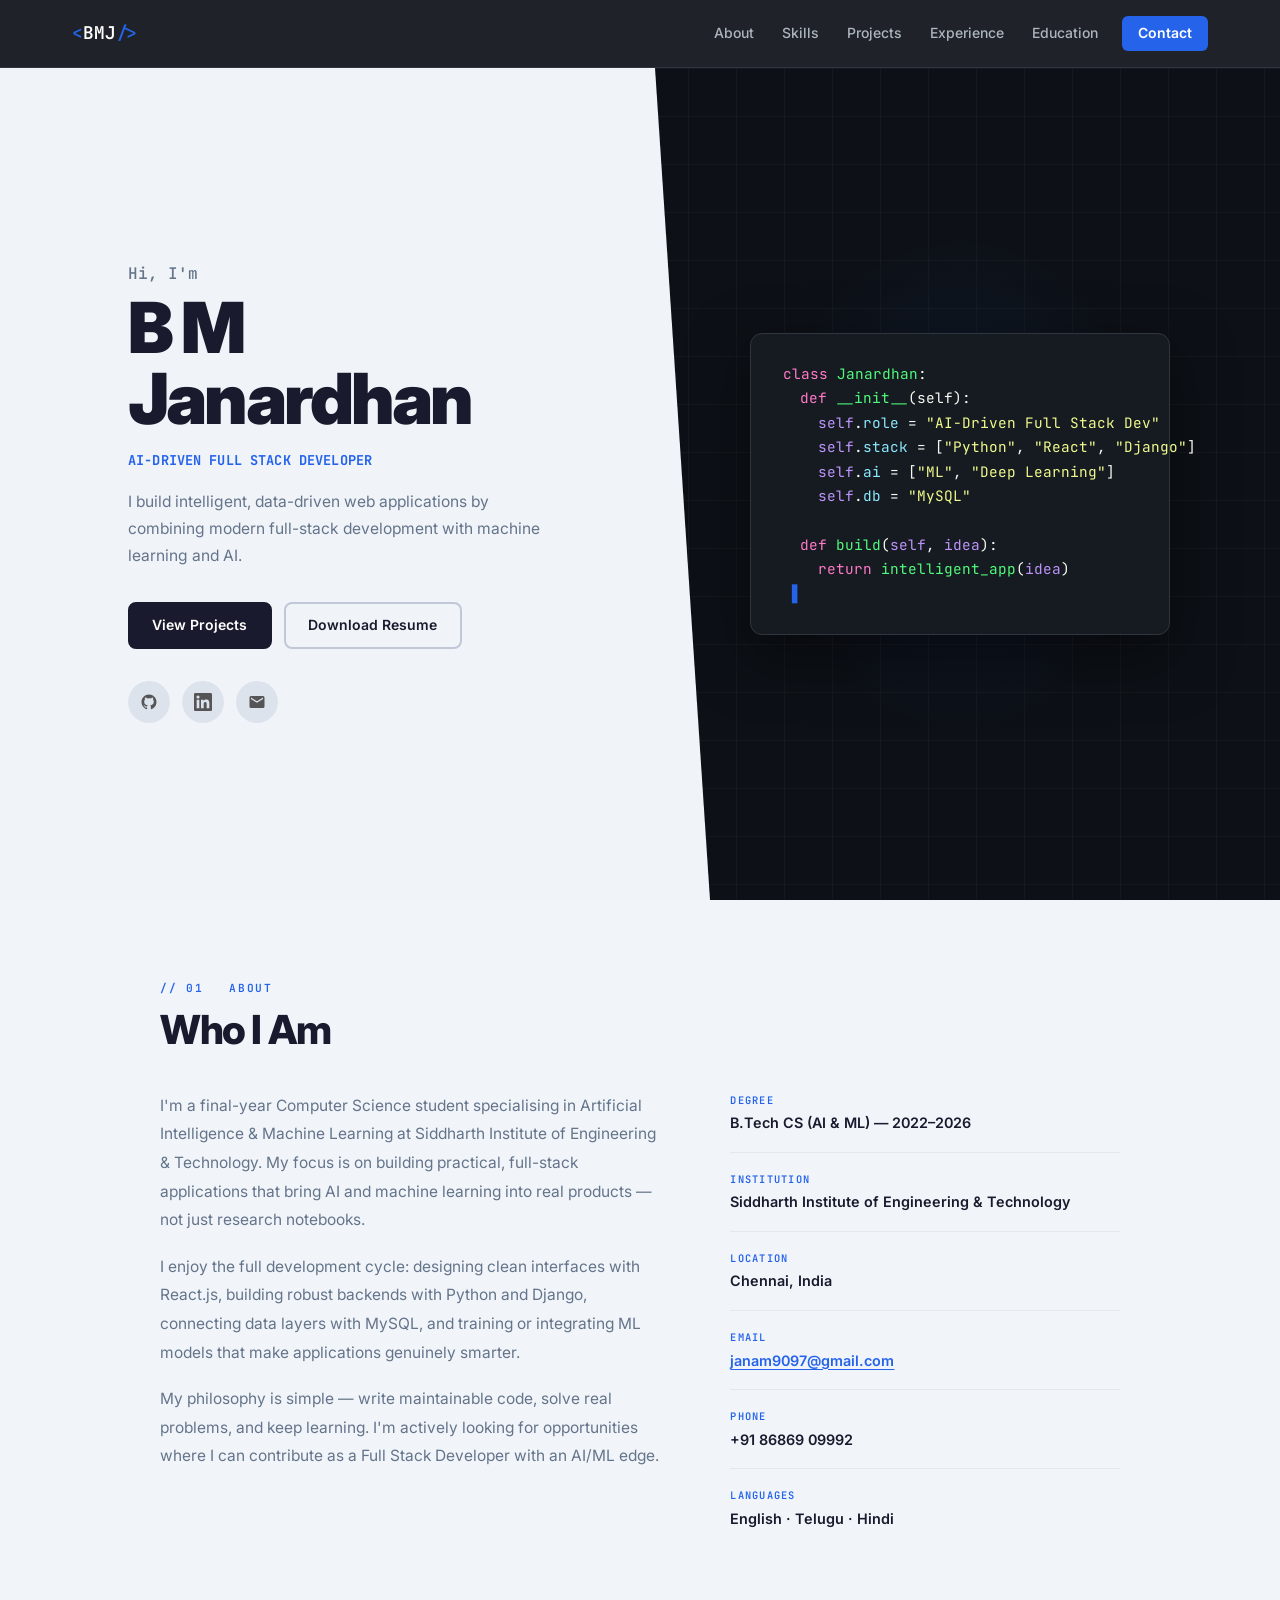
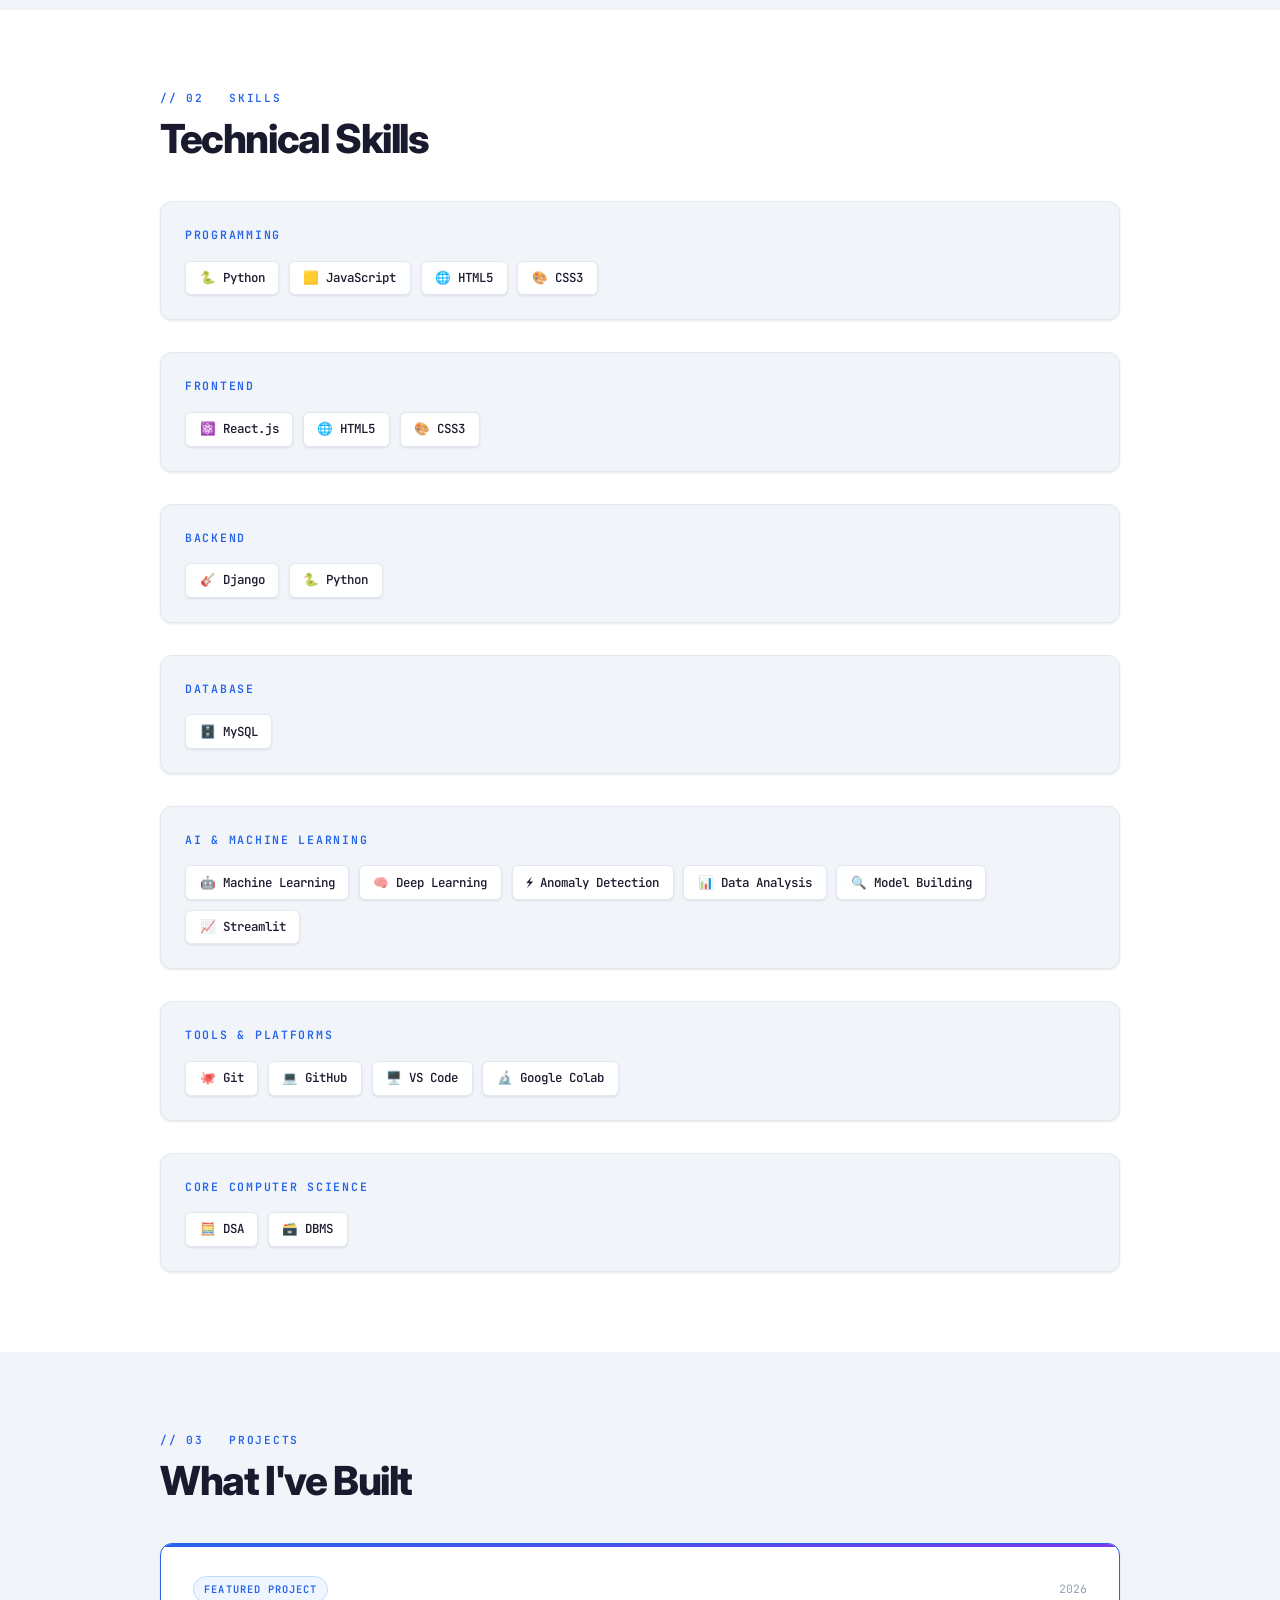
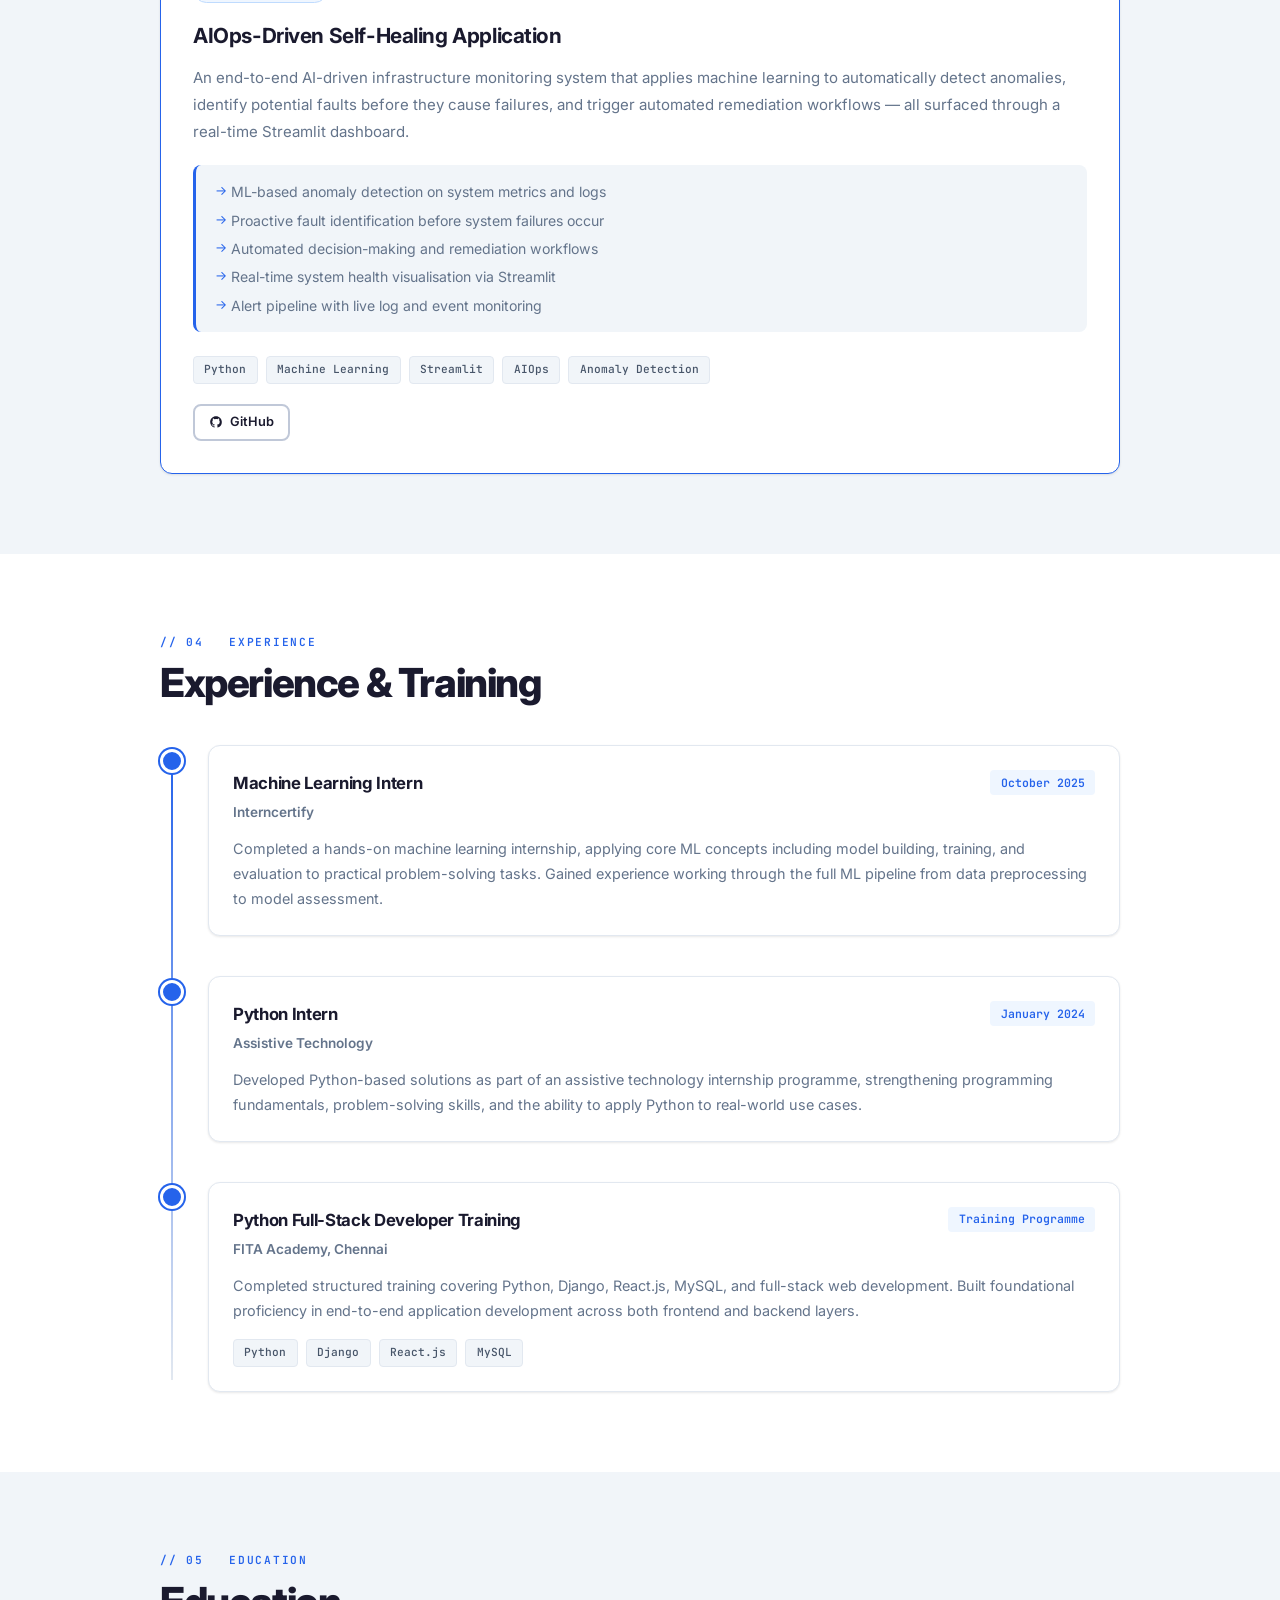
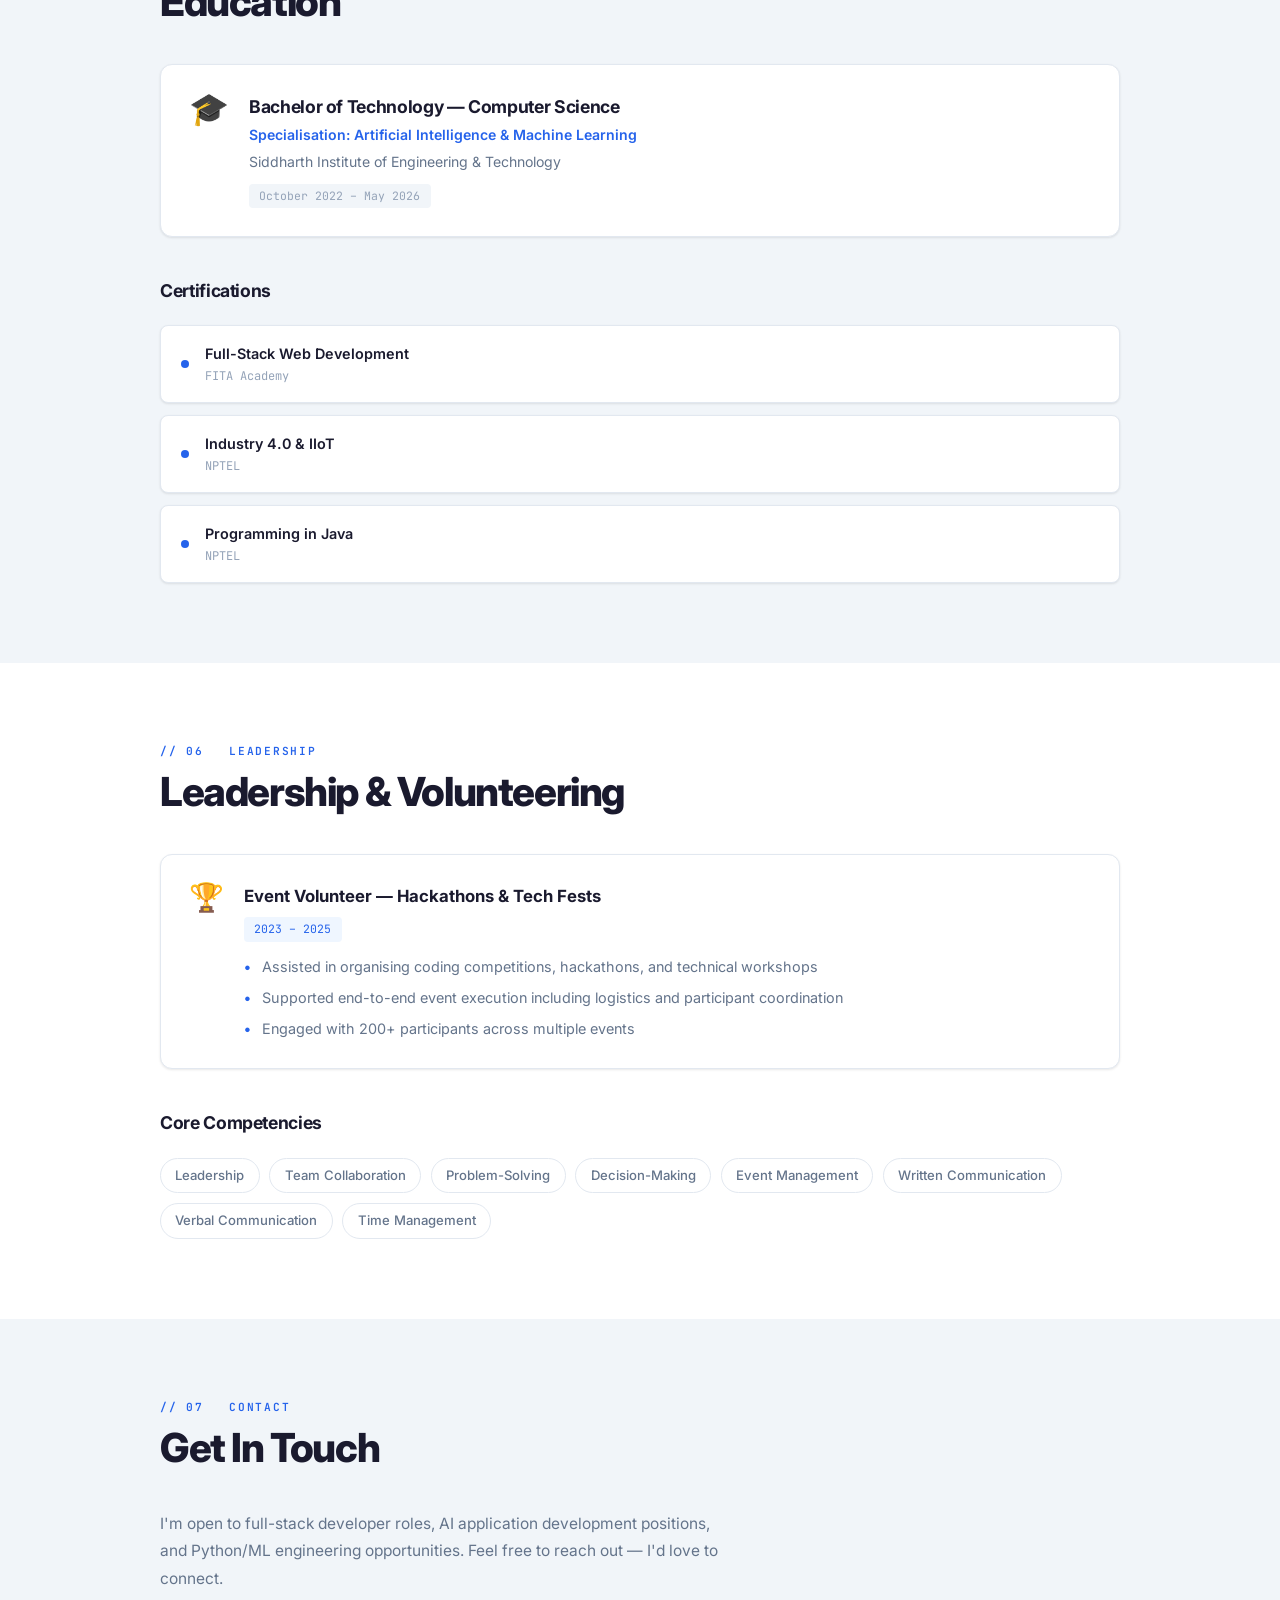
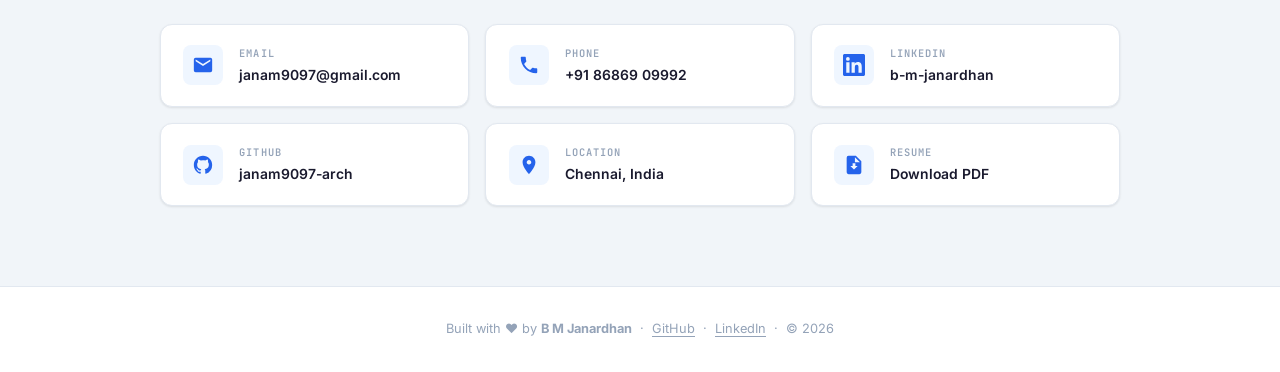
<file: index.html>
<!DOCTYPE html>
<html lang="en">
<head>
  <meta charset="UTF-8"/>
  <meta name="viewport" content="width=device-width, initial-scale=1.0"/>
  <title>B M Janardhan | AI-Driven Full Stack Developer</title>
  <meta name="description" content="AI-Driven Full Stack Developer specialising in Python, React.js, Django, Machine Learning, and AI-powered web applications. B M Janardhan — Chennai, India."/>
  <meta name="author" content="B M Janardhan"/>
  <meta property="og:title" content="B M Janardhan | AI-Driven Full Stack Developer"/>
  <meta property="og:description" content="AI-Driven Full Stack Developer specialising in Python, React.js, Django, Machine Learning, and AI-powered web applications."/>
  <meta property="og:type" content="website"/>
  <meta property="og:url" content="https://janam9097-arch.github.io/portfolio/"/>
  <meta name="robots" content="index, follow"/>
  <link rel="stylesheet" href="style.css"/>
  <link href="https://fonts.googleapis.com/css2?family=Inter:wght@300;400;500;600;700;800;900&family=JetBrains+Mono:wght@400;600&display=swap" rel="stylesheet"/>
</head>
<body>

  <!-- ══ STICKY NAVBAR ══ -->
  <header id="navbar" role="banner">
    <div class="nav-inner">
      <a href="#hero" class="nav-logo" aria-label="B M Janardhan — Home">
        <span class="logo-bracket">&lt;</span>BMJ<span class="logo-bracket">/&gt;</span>
      </a>
      <nav class="nav-links" id="nav-links" aria-label="Primary navigation">
        <a href="#about">About</a>
        <a href="#skills">Skills</a>
        <a href="#projects">Projects</a>
        <a href="#experience">Experience</a>
        <a href="#education">Education</a>
        <a href="#contact" class="nav-cta">Contact</a>
      </nav>
      <button class="hamburger" id="hamburger" aria-label="Toggle navigation menu" aria-expanded="false" aria-controls="nav-links">
        <span></span><span></span><span></span>
      </button>
    </div>
  </header>

  <!-- ══ HERO ══ -->
  <section id="hero" aria-label="Introduction">
    <div class="hero-left">
      <div class="hero-body">
        <p class="hero-greeting">Hi, I'm</p>
        <h1 class="hero-name">B M<br/>Janardhan</h1>
        <p class="hero-role">AI-Driven Full Stack Developer</p>
        <p class="hero-sub">I build intelligent, data-driven web applications by combining modern full-stack development with machine learning and AI.</p>
        <div class="hero-ctas">
          <a href="#projects" class="btn btn-primary">View Projects</a>
          <a href="./resume.pdf" class="btn btn-outline" download aria-label="Download Resume PDF">Download Resume</a>
        </div>
        <div class="hero-socials">
          <a class="social-btn" href="https://github.com/janam9097-arch" target="_blank" rel="noopener noreferrer" aria-label="GitHub profile" title="GitHub">
            <svg viewBox="0 0 24 24" aria-hidden="true"><path d="M12 2C6.477 2 2 6.484 2 12.017c0 4.425 2.865 8.18 6.839 9.504.5.092.682-.217.682-.483 0-.237-.008-.868-.013-1.703-2.782.605-3.369-1.343-3.369-1.343-.454-1.158-1.11-1.466-1.11-1.466-.908-.62.069-.608.069-.608 1.003.07 1.531 1.032 1.531 1.032.892 1.53 2.341 1.088 2.91.832.092-.647.35-1.088.636-1.338-2.22-.253-4.555-1.113-4.555-4.951 0-1.093.39-1.988 1.029-2.688-.103-.253-.446-1.272.098-2.65 0 0 .84-.27 2.75 1.026A9.564 9.564 0 0112 6.844c.85.004 1.705.115 2.504.337 1.909-1.296 2.747-1.027 2.747-1.027.546 1.379.202 2.398.1 2.651.64.7 1.028 1.595 1.028 2.688 0 3.848-2.339 4.695-4.566 4.943.359.309.678.92.678 1.855 0 1.338-.012 2.419-.012 2.747 0 .268.18.58.688.482A10.019 10.019 0 0022 12.017C22 6.484 17.522 2 12 2z"/></svg>
          </a>
          <a class="social-btn" href="https://linkedin.com/in/b-m-janardhan-9b8919304" target="_blank" rel="noopener noreferrer" aria-label="LinkedIn profile" title="LinkedIn">
            <svg viewBox="0 0 24 24" aria-hidden="true"><path d="M20.447 20.452h-3.554v-5.569c0-1.328-.027-3.037-1.852-3.037-1.853 0-2.136 1.445-2.136 2.939v5.667H9.351V9h3.414v1.561h.046c.477-.9 1.637-1.85 3.37-1.85 3.601 0 4.267 2.37 4.267 5.455v6.286zM5.337 7.433a2.062 2.062 0 01-2.063-2.065 2.064 2.064 0 112.063 2.065zm1.782 13.019H3.555V9h3.564v11.452zM22.225 0H1.771C.792 0 0 .774 0 1.729v20.542C0 23.227.792 24 1.771 24h20.451C23.2 24 24 23.227 24 22.271V1.729C24 .774 23.2 0 22.222 0h.003z"/></svg>
          </a>
          <a class="social-btn" href="mailto:janam9097@gmail.com" aria-label="Send email" title="Email">
            <svg viewBox="0 0 24 24" aria-hidden="true"><path d="M20 4H4a2 2 0 00-2 2v12a2 2 0 002 2h16a2 2 0 002-2V6a2 2 0 00-2-2zm0 4l-8 5-8-5V6l8 5 8-5v2z"/></svg>
          </a>
        </div>
      </div>
    </div>

    <div class="hero-right" aria-hidden="true">
      <div class="hero-code-block">
        <div class="code-line"><span class="kw">class</span> <span class="cls">Janardhan</span><span class="pu">:</span></div>
        <div class="code-line indent"><span class="kw">def</span> <span class="fn">__init__</span><span class="pu">(self):</span></div>
        <div class="code-line indent2"><span class="va">self</span><span class="pu">.</span><span class="at">role</span> <span class="pu">=</span> <span class="st">"AI-Driven Full Stack Dev"</span></div>
        <div class="code-line indent2"><span class="va">self</span><span class="pu">.</span><span class="at">stack</span> <span class="pu">=</span> <span class="pu">[</span><span class="st">"Python"</span><span class="pu">,</span> <span class="st">"React"</span><span class="pu">,</span> <span class="st">"Django"</span><span class="pu">]</span></div>
        <div class="code-line indent2"><span class="va">self</span><span class="pu">.</span><span class="at">ai</span> <span class="pu">=</span> <span class="pu">[</span><span class="st">"ML"</span><span class="pu">,</span> <span class="st">"Deep Learning"</span><span class="pu">]</span></div>
        <div class="code-line indent2"><span class="va">self</span><span class="pu">.</span><span class="at">db</span> <span class="pu">=</span> <span class="st">"MySQL"</span></div>
        <div class="code-line">&nbsp;</div>
        <div class="code-line indent"><span class="kw">def</span> <span class="fn">build</span><span class="pu">(</span><span class="va">self</span><span class="pu">,</span> <span class="va">idea</span><span class="pu">):</span></div>
        <div class="code-line indent2"><span class="kw">return</span> <span class="fn">intelligent_app</span><span class="pu">(</span><span class="va">idea</span><span class="pu">)</span></div>
        <div class="code-line blink-line">&nbsp;<span class="cursor">▋</span></div>
      </div>
    </div>
  </section>

  <!-- ══ ABOUT ══ -->
  <section id="about" aria-labelledby="about-heading">
    <div class="section-inner">
      <div class="section-label">// 01 &nbsp; About</div>
      <h2 class="section-title" id="about-heading">Who I Am</h2>
      <div class="about-grid">
        <div class="about-text">
          <p>I'm a final-year Computer Science student specialising in Artificial Intelligence &amp; Machine Learning at Siddharth Institute of Engineering &amp; Technology. My focus is on building practical, full-stack applications that bring AI and machine learning into real products — not just research notebooks.</p>
          <p>I enjoy the full development cycle: designing clean interfaces with React.js, building robust backends with Python and Django, connecting data layers with MySQL, and training or integrating ML models that make applications genuinely smarter.</p>
          <p>My philosophy is simple — write maintainable code, solve real problems, and keep learning. I'm actively looking for opportunities where I can contribute as a Full Stack Developer with an AI/ML edge.</p>
        </div>
        <div class="about-meta">
          <div class="meta-item">
            <span class="meta-label">Degree</span>
            <span class="meta-value">B.Tech CS (AI &amp; ML) — 2022–2026</span>
          </div>
          <div class="meta-item">
            <span class="meta-label">Institution</span>
            <span class="meta-value">Siddharth Institute of Engineering &amp; Technology</span>
          </div>
          <div class="meta-item">
            <span class="meta-label">Location</span>
            <span class="meta-value">Chennai, India</span>
          </div>
          <div class="meta-item">
            <span class="meta-label">Email</span>
            <span class="meta-value"><a href="mailto:janam9097@gmail.com">janam9097@gmail.com</a></span>
          </div>
          <div class="meta-item">
            <span class="meta-label">Phone</span>
            <span class="meta-value">+91 86869 09992</span>
          </div>
          <div class="meta-item">
            <span class="meta-label">Languages</span>
            <span class="meta-value">English · Telugu · Hindi</span>
          </div>
        </div>
      </div>
    </div>
  </section>

  <!-- ══ SKILLS ══ -->
  <section id="skills" aria-labelledby="skills-heading">
    <div class="section-inner">
      <div class="section-label">// 02 &nbsp; Skills</div>
      <h2 class="section-title" id="skills-heading">Technical Skills</h2>
      <div class="skills-categories">

        <div class="skill-category">
          <h3 class="skill-cat-title">Programming</h3>
          <div class="skills-grid">
            <div class="skill-chip" aria-label="Python">🐍 Python</div>
            <div class="skill-chip" aria-label="JavaScript">🟨 JavaScript</div>
            <div class="skill-chip" aria-label="HTML5">🌐 HTML5</div>
            <div class="skill-chip" aria-label="CSS3">🎨 CSS3</div>
          </div>
        </div>

        <div class="skill-category">
          <h3 class="skill-cat-title">Frontend</h3>
          <div class="skills-grid">
            <div class="skill-chip">⚛️ React.js</div>
            <div class="skill-chip">🌐 HTML5</div>
            <div class="skill-chip">🎨 CSS3</div>
          </div>
        </div>

        <div class="skill-category">
          <h3 class="skill-cat-title">Backend</h3>
          <div class="skills-grid">
            <div class="skill-chip">🎸 Django</div>
            <div class="skill-chip">🐍 Python</div>
          </div>
        </div>

        <div class="skill-category">
          <h3 class="skill-cat-title">Database</h3>
          <div class="skills-grid">
            <div class="skill-chip">🗄️ MySQL</div>
          </div>
        </div>

        <div class="skill-category">
          <h3 class="skill-cat-title">AI &amp; Machine Learning</h3>
          <div class="skills-grid">
            <div class="skill-chip">🤖 Machine Learning</div>
            <div class="skill-chip">🧠 Deep Learning</div>
            <div class="skill-chip">⚡ Anomaly Detection</div>
            <div class="skill-chip">📊 Data Analysis</div>
            <div class="skill-chip">🔍 Model Building</div>
            <div class="skill-chip">📈 Streamlit</div>
          </div>
        </div>

        <div class="skill-category">
          <h3 class="skill-cat-title">Tools &amp; Platforms</h3>
          <div class="skills-grid">
            <div class="skill-chip">🐙 Git</div>
            <div class="skill-chip">💻 GitHub</div>
            <div class="skill-chip">🖥️ VS Code</div>
            <div class="skill-chip">🔬 Google Colab</div>
          </div>
        </div>

        <div class="skill-category">
          <h3 class="skill-cat-title">Core Computer Science</h3>
          <div class="skills-grid">
            <div class="skill-chip">🧮 DSA</div>
            <div class="skill-chip">🗃️ DBMS</div>
          </div>
        </div>

      </div>
    </div>
  </section>

  <!-- ══ PROJECTS ══ -->
  <section id="projects" aria-labelledby="projects-heading">
    <div class="section-inner">
      <div class="section-label">// 03 &nbsp; Projects</div>
      <h2 class="section-title" id="projects-heading">What I've Built</h2>
      <div class="projects-grid">

        <!-- Featured Project -->
        <article class="project-card featured" aria-label="Featured project: AIOps-Driven Self-Healing Application">
          <div class="project-top">
            <span class="project-badge">Featured Project</span>
            <span class="project-year">2026</span>
          </div>
          <h3 class="project-title">AIOps-Driven Self-Healing Application</h3>
          <p class="project-desc">An end-to-end AI-driven infrastructure monitoring system that applies machine learning to automatically detect anomalies, identify potential faults before they cause failures, and trigger automated remediation workflows — all surfaced through a real-time Streamlit dashboard.</p>
          <ul class="project-features">
            <li>ML-based anomaly detection on system metrics and logs</li>
            <li>Proactive fault identification before system failures occur</li>
            <li>Automated decision-making and remediation workflows</li>
            <li>Real-time system health visualisation via Streamlit</li>
            <li>Alert pipeline with live log and event monitoring</li>
          </ul>
          <div class="project-tags">
            <span class="tag">Python</span>
            <span class="tag">Machine Learning</span>
            <span class="tag">Streamlit</span>
            <span class="tag">AIOps</span>
            <span class="tag">Anomaly Detection</span>
          </div>
          <div class="project-actions">
            <a href="https://github.com/janam9097-arch" target="_blank" rel="noopener noreferrer" class="btn btn-sm btn-outline" aria-label="View project on GitHub">
              <svg viewBox="0 0 24 24" width="14" height="14" aria-hidden="true"><path d="M12 2C6.477 2 2 6.484 2 12.017c0 4.425 2.865 8.18 6.839 9.504.5.092.682-.217.682-.483 0-.237-.008-.868-.013-1.703-2.782.605-3.369-1.343-3.369-1.343-.454-1.158-1.11-1.466-1.11-1.466-.908-.62.069-.608.069-.608 1.003.07 1.531 1.032 1.531 1.032.892 1.53 2.341 1.088 2.91.832.092-.647.35-1.088.636-1.338-2.22-.253-4.555-1.113-4.555-4.951 0-1.093.39-1.988 1.029-2.688-.103-.253-.446-1.272.098-2.65 0 0 .84-.27 2.75 1.026A9.564 9.564 0 0112 6.844c.85.004 1.705.115 2.504.337 1.909-1.296 2.747-1.027 2.747-1.027.546 1.379.202 2.398.1 2.651.64.7 1.028 1.595 1.028 2.688 0 3.848-2.339 4.695-4.566 4.943.359.309.678.92.678 1.855 0 1.338-.012 2.419-.012 2.747 0 .268.18.58.688.482A10.019 10.019 0 0022 12.017C22 6.484 17.522 2 12 2z"/></svg>
              GitHub
            </a>
          </div>
        </article>

      </div>
    </div>
  </section>

  <!-- ══ EXPERIENCE ══ -->
  <section id="experience" aria-labelledby="experience-heading">
    <div class="section-inner">
      <div class="section-label">// 04 &nbsp; Experience</div>
      <h2 class="section-title" id="experience-heading">Experience &amp; Training</h2>
      <div class="timeline">

        <article class="timeline-item" aria-label="Machine Learning Intern at Interncertify">
          <div class="timeline-marker" aria-hidden="true"></div>
          <div class="timeline-content">
            <div class="timeline-header">
              <h3 class="timeline-role">Machine Learning Intern</h3>
              <span class="timeline-date">October 2025</span>
            </div>
            <div class="timeline-org">Interncertify</div>
            <p class="timeline-desc">Completed a hands-on machine learning internship, applying core ML concepts including model building, training, and evaluation to practical problem-solving tasks. Gained experience working through the full ML pipeline from data preprocessing to model assessment.</p>
          </div>
        </article>

        <article class="timeline-item" aria-label="Python Intern at Assistive Technology">
          <div class="timeline-marker" aria-hidden="true"></div>
          <div class="timeline-content">
            <div class="timeline-header">
              <h3 class="timeline-role">Python Intern</h3>
              <span class="timeline-date">January 2024</span>
            </div>
            <div class="timeline-org">Assistive Technology</div>
            <p class="timeline-desc">Developed Python-based solutions as part of an assistive technology internship programme, strengthening programming fundamentals, problem-solving skills, and the ability to apply Python to real-world use cases.</p>
          </div>
        </article>

        <article class="timeline-item" aria-label="Python Full Stack Developer Training at FITA Academy">
          <div class="timeline-marker" aria-hidden="true"></div>
          <div class="timeline-content">
            <div class="timeline-header">
              <h3 class="timeline-role">Python Full-Stack Developer Training</h3>
              <span class="timeline-date">Training Programme</span>
            </div>
            <div class="timeline-org">FITA Academy, Chennai</div>
            <p class="timeline-desc">Completed structured training covering Python, Django, React.js, MySQL, and full-stack web development. Built foundational proficiency in end-to-end application development across both frontend and backend layers.</p>
            <div class="timeline-tags">
              <span class="tag">Python</span>
              <span class="tag">Django</span>
              <span class="tag">React.js</span>
              <span class="tag">MySQL</span>
            </div>
          </div>
        </article>

      </div>
    </div>
  </section>

  <!-- ══ EDUCATION ══ -->
  <section id="education" aria-labelledby="education-heading">
    <div class="section-inner">
      <div class="section-label">// 05 &nbsp; Education</div>
      <h2 class="section-title" id="education-heading">Education</h2>
      <div class="education-card" aria-label="B.Tech in Computer Science — AI and ML">
        <div class="edu-icon" aria-hidden="true">🎓</div>
        <div class="edu-body">
          <h3 class="edu-degree">Bachelor of Technology — Computer Science</h3>
          <p class="edu-spec">Specialisation: Artificial Intelligence &amp; Machine Learning</p>
          <p class="edu-inst">Siddharth Institute of Engineering &amp; Technology</p>
          <span class="edu-date">October 2022 – May 2026</span>
        </div>
      </div>

      <!-- Certifications included under education -->
      <h3 class="subsection-title">Certifications</h3>
      <div class="certs-list">
        <div class="cert-item">
          <div class="cert-dot" aria-hidden="true"></div>
          <div>
            <div class="cert-name">Full-Stack Web Development</div>
            <div class="cert-org">FITA Academy</div>
          </div>
        </div>
        <div class="cert-item">
          <div class="cert-dot" aria-hidden="true"></div>
          <div>
            <div class="cert-name">Industry 4.0 &amp; IIoT</div>
            <div class="cert-org">NPTEL</div>
          </div>
        </div>
        <div class="cert-item">
          <div class="cert-dot" aria-hidden="true"></div>
          <div>
            <div class="cert-name">Programming in Java</div>
            <div class="cert-org">NPTEL</div>
          </div>
        </div>
      </div>
    </div>
  </section>

  <!-- ══ LEADERSHIP ══ -->
  <section id="leadership" aria-labelledby="leadership-heading">
    <div class="section-inner">
      <div class="section-label">// 06 &nbsp; Leadership</div>
      <h2 class="section-title" id="leadership-heading">Leadership &amp; Volunteering</h2>
      <article class="leadership-card" aria-label="Event Volunteer — Hackathons and Tech Fests">
        <div class="leadership-icon" aria-hidden="true">🏆</div>
        <div class="leadership-body">
          <h3 class="leadership-role">Event Volunteer — Hackathons &amp; Tech Fests</h3>
          <span class="leadership-date">2023 – 2025</span>
          <ul class="leadership-points">
            <li>Assisted in organising coding competitions, hackathons, and technical workshops</li>
            <li>Supported end-to-end event execution including logistics and participant coordination</li>
            <li>Engaged with 200+ participants across multiple events</li>
          </ul>
        </div>
      </article>

      <!-- Core Competencies as a sub-section -->
      <h3 class="subsection-title" id="competencies-heading">Core Competencies</h3>
      <div class="competencies-grid" aria-labelledby="competencies-heading">
        <span class="competency-pill">Leadership</span>
        <span class="competency-pill">Team Collaboration</span>
        <span class="competency-pill">Problem-Solving</span>
        <span class="competency-pill">Decision-Making</span>
        <span class="competency-pill">Event Management</span>
        <span class="competency-pill">Written Communication</span>
        <span class="competency-pill">Verbal Communication</span>
        <span class="competency-pill">Time Management</span>
      </div>
    </div>
  </section>

  <!-- ══ CONTACT ══ -->
  <section id="contact" aria-labelledby="contact-heading">
    <div class="section-inner">
      <div class="section-label">// 07 &nbsp; Contact</div>
      <h2 class="section-title" id="contact-heading">Get In Touch</h2>
      <p class="contact-intro">I'm open to full-stack developer roles, AI application development positions, and Python/ML engineering opportunities. Feel free to reach out — I'd love to connect.</p>
      <div class="contact-grid">
        <a class="contact-card" href="mailto:janam9097@gmail.com" aria-label="Email B M Janardhan">
          <div class="contact-icon" aria-hidden="true">
            <svg viewBox="0 0 24 24" width="22" height="22" aria-hidden="true"><path d="M20 4H4a2 2 0 00-2 2v12a2 2 0 002 2h16a2 2 0 002-2V6a2 2 0 00-2-2zm0 4l-8 5-8-5V6l8 5 8-5v2z"/></svg>
          </div>
          <div>
            <div class="contact-label">Email</div>
            <div class="contact-value">janam9097@gmail.com</div>
          </div>
        </a>
        <a class="contact-card" href="tel:+918686909992" aria-label="Call B M Janardhan">
          <div class="contact-icon" aria-hidden="true">
            <svg viewBox="0 0 24 24" width="22" height="22" aria-hidden="true"><path d="M6.62 10.79c1.44 2.83 3.76 5.14 6.59 6.59l2.2-2.2c.27-.27.67-.36 1.02-.24 1.12.37 2.33.57 3.57.57.55 0 1 .45 1 1V20c0 .55-.45 1-1 1-9.39 0-17-7.61-17-17 0-.55.45-1 1-1h3.5c.55 0 1 .45 1 1 0 1.25.2 2.45.57 3.57.11.35.03.74-.25 1.02l-2.2 2.2z"/></svg>
          </div>
          <div>
            <div class="contact-label">Phone</div>
            <div class="contact-value">+91 86869 09992</div>
          </div>
        </a>
        <a class="contact-card" href="https://linkedin.com/in/b-m-janardhan-9b8919304" target="_blank" rel="noopener noreferrer" aria-label="LinkedIn profile">
          <div class="contact-icon" aria-hidden="true">
            <svg viewBox="0 0 24 24" width="22" height="22" aria-hidden="true"><path d="M20.447 20.452h-3.554v-5.569c0-1.328-.027-3.037-1.852-3.037-1.853 0-2.136 1.445-2.136 2.939v5.667H9.351V9h3.414v1.561h.046c.477-.9 1.637-1.85 3.37-1.85 3.601 0 4.267 2.37 4.267 5.455v6.286zM5.337 7.433a2.062 2.062 0 01-2.063-2.065 2.064 2.064 0 112.063 2.065zm1.782 13.019H3.555V9h3.564v11.452zM22.225 0H1.771C.792 0 0 .774 0 1.729v20.542C0 23.227.792 24 1.771 24h20.451C23.2 24 24 23.227 24 22.271V1.729C24 .774 23.2 0 22.222 0h.003z"/></svg>
          </div>
          <div>
            <div class="contact-label">LinkedIn</div>
            <div class="contact-value">b-m-janardhan</div>
          </div>
        </a>
        <a class="contact-card" href="https://github.com/janam9097-arch" target="_blank" rel="noopener noreferrer" aria-label="GitHub profile">
          <div class="contact-icon" aria-hidden="true">
            <svg viewBox="0 0 24 24" width="22" height="22" aria-hidden="true"><path d="M12 2C6.477 2 2 6.484 2 12.017c0 4.425 2.865 8.18 6.839 9.504.5.092.682-.217.682-.483 0-.237-.008-.868-.013-1.703-2.782.605-3.369-1.343-3.369-1.343-.454-1.158-1.11-1.466-1.11-1.466-.908-.62.069-.608.069-.608 1.003.07 1.531 1.032 1.531 1.032.892 1.53 2.341 1.088 2.91.832.092-.647.35-1.088.636-1.338-2.22-.253-4.555-1.113-4.555-4.951 0-1.093.39-1.988 1.029-2.688-.103-.253-.446-1.272.098-2.65 0 0 .84-.27 2.75 1.026A9.564 9.564 0 0112 6.844c.85.004 1.705.115 2.504.337 1.909-1.296 2.747-1.027 2.747-1.027.546 1.379.202 2.398.1 2.651.64.7 1.028 1.595 1.028 2.688 0 3.848-2.339 4.695-4.566 4.943.359.309.678.92.678 1.855 0 1.338-.012 2.419-.012 2.747 0 .268.18.58.688.482A10.019 10.019 0 0022 12.017C22 6.484 17.522 2 12 2z"/></svg>
          </div>
          <div>
            <div class="contact-label">GitHub</div>
            <div class="contact-value">janam9097-arch</div>
          </div>
        </a>
        <div class="contact-card no-link" aria-label="Location: Chennai, India">
          <div class="contact-icon" aria-hidden="true">
            <svg viewBox="0 0 24 24" width="22" height="22" aria-hidden="true"><path d="M12 2C8.13 2 5 5.13 5 9c0 5.25 7 13 7 13s7-7.75 7-13c0-3.87-3.13-7-7-7zm0 9.5c-1.38 0-2.5-1.12-2.5-2.5s1.12-2.5 2.5-2.5 2.5 1.12 2.5 2.5-1.12 2.5-2.5 2.5z"/></svg>
          </div>
          <div>
            <div class="contact-label">Location</div>
            <div class="contact-value">Chennai, India</div>
          </div>
        </div>
        <a class="contact-card" href="./resume.pdf" download aria-label="Download Resume PDF">
          <div class="contact-icon" aria-hidden="true">
            <svg viewBox="0 0 24 24" width="22" height="22" aria-hidden="true"><path d="M14 2H6a2 2 0 00-2 2v16a2 2 0 002 2h12a2 2 0 002-2V8l-6-6zm-1 1.5L18.5 9H13V3.5zM12 17l-4-4h2.5v-3h3v3H16l-4 4z"/></svg>
          </div>
          <div>
            <div class="contact-label">Resume</div>
            <div class="contact-value">Download PDF</div>
          </div>
        </a>
      </div>
    </div>
  </section>

  <!-- ══ FOOTER ══ -->
  <footer id="footer" role="contentinfo"></footer>

  <script src="script.js"></script>
</body>
</html>
</file>
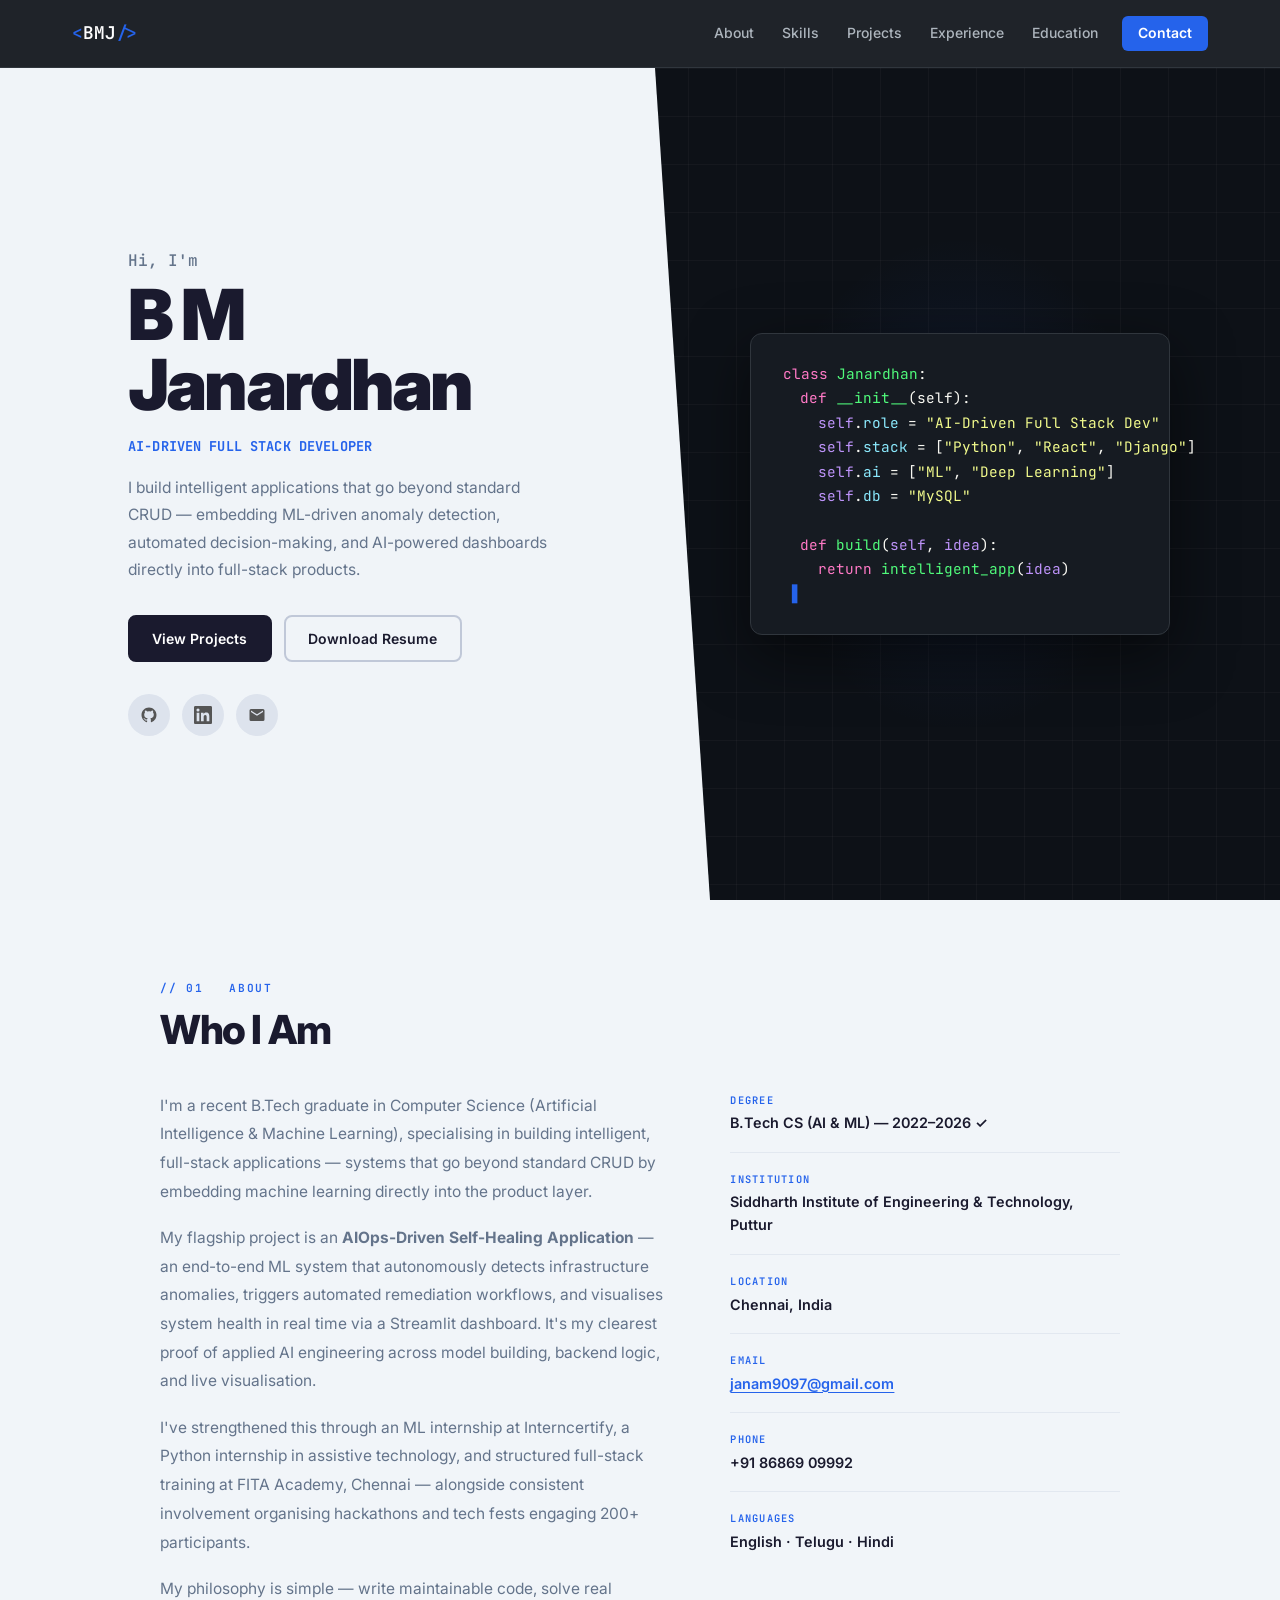
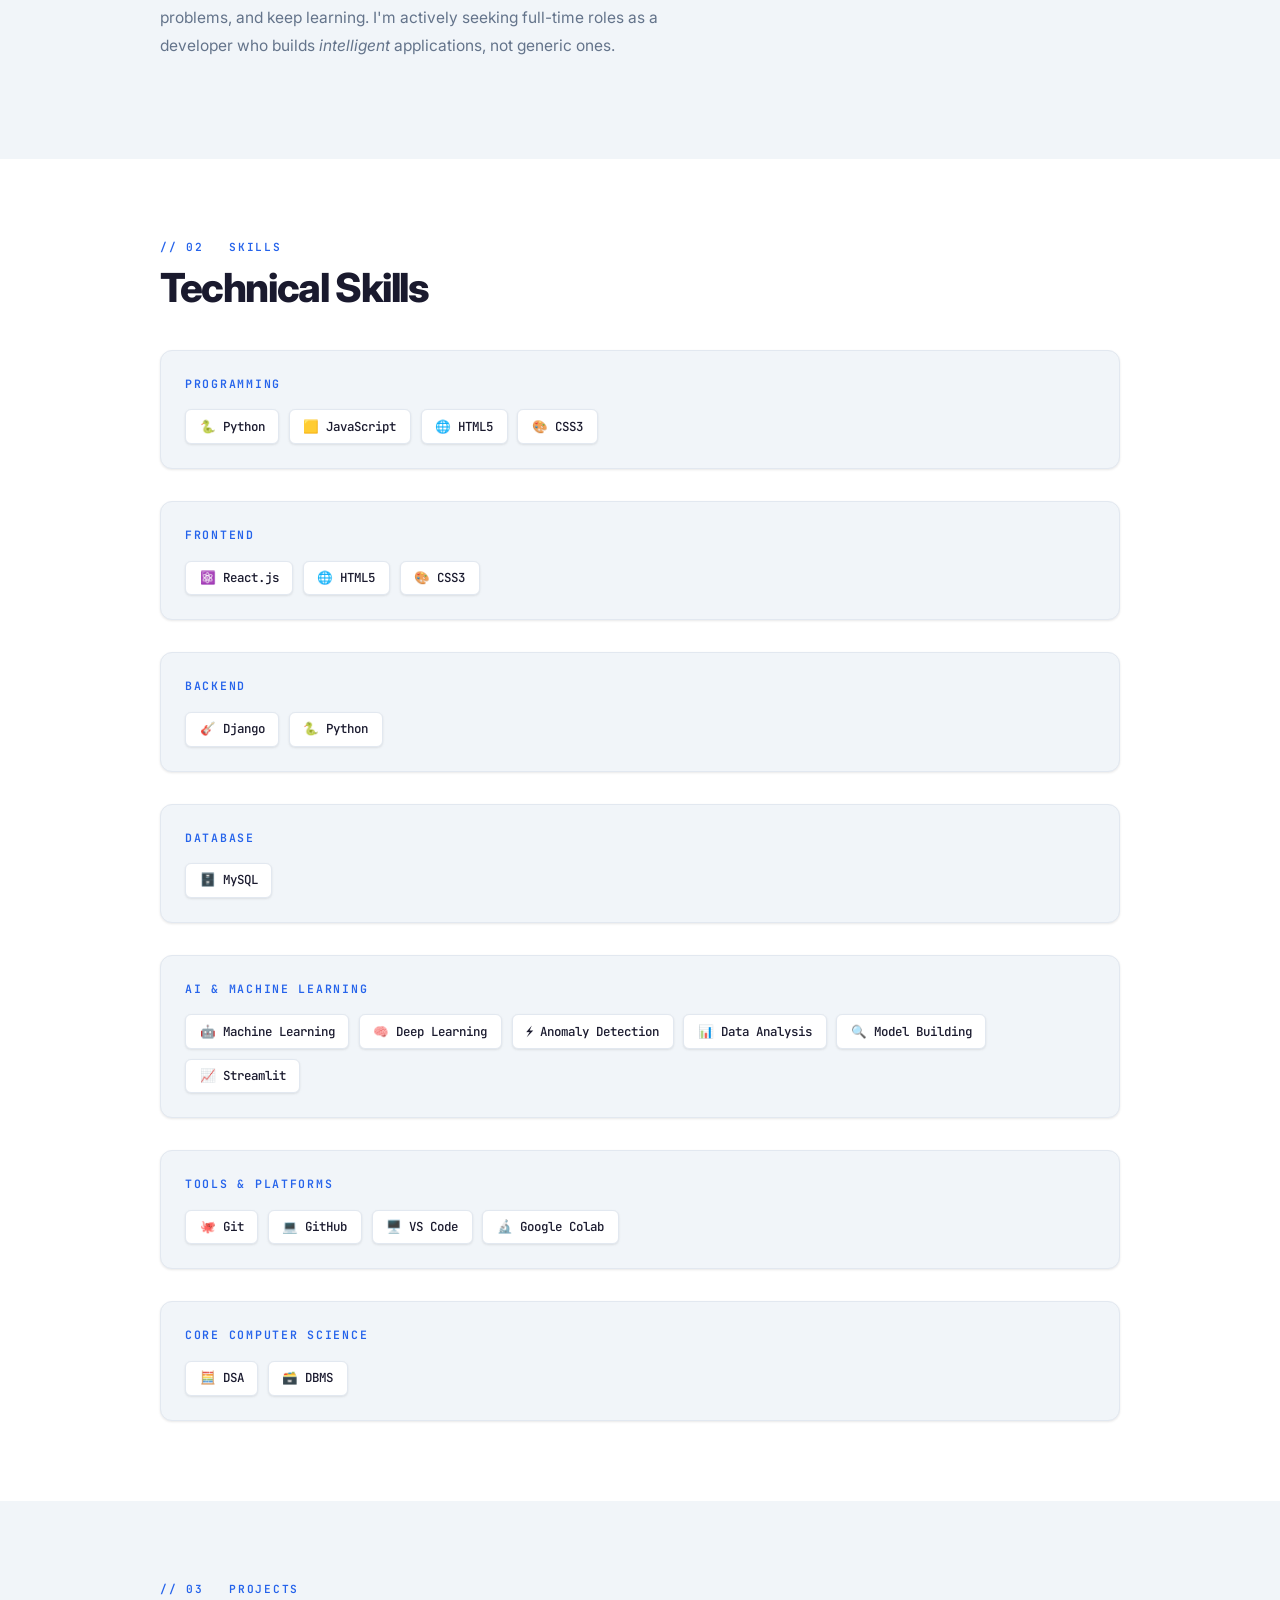
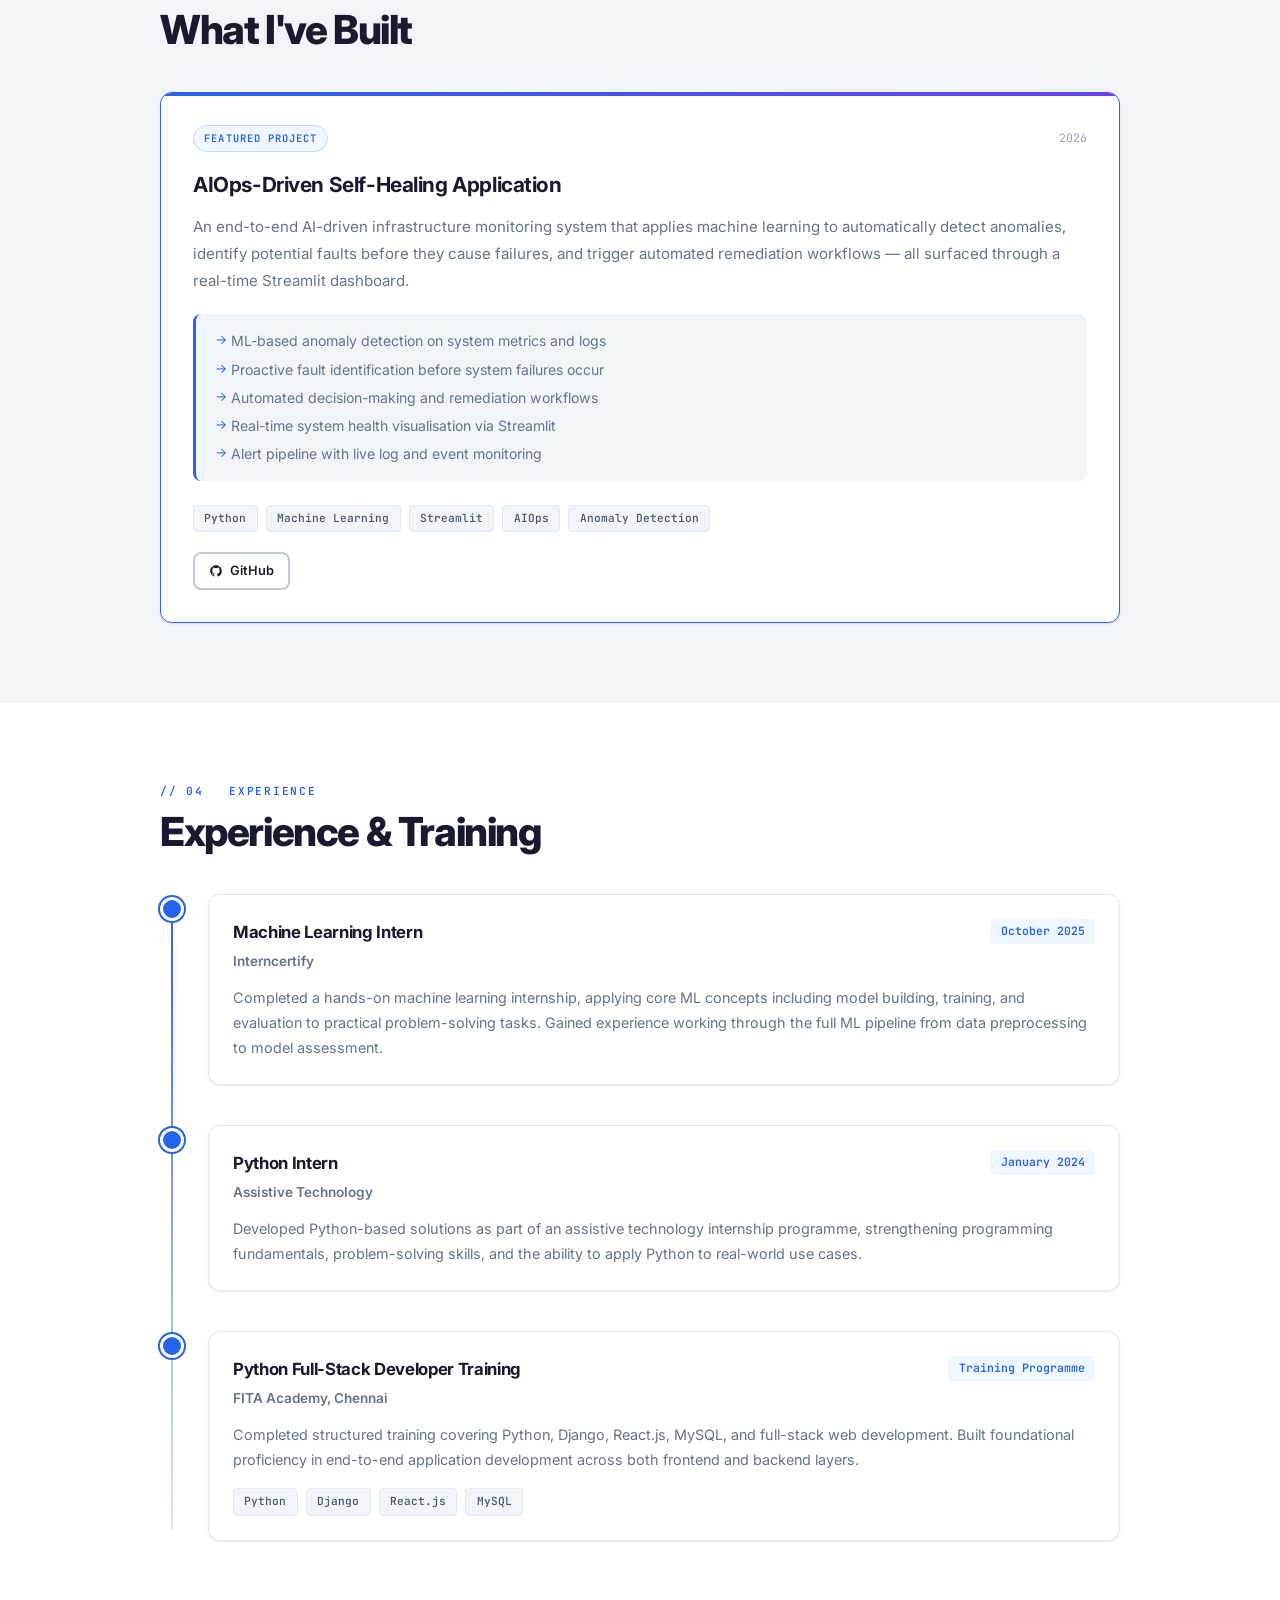
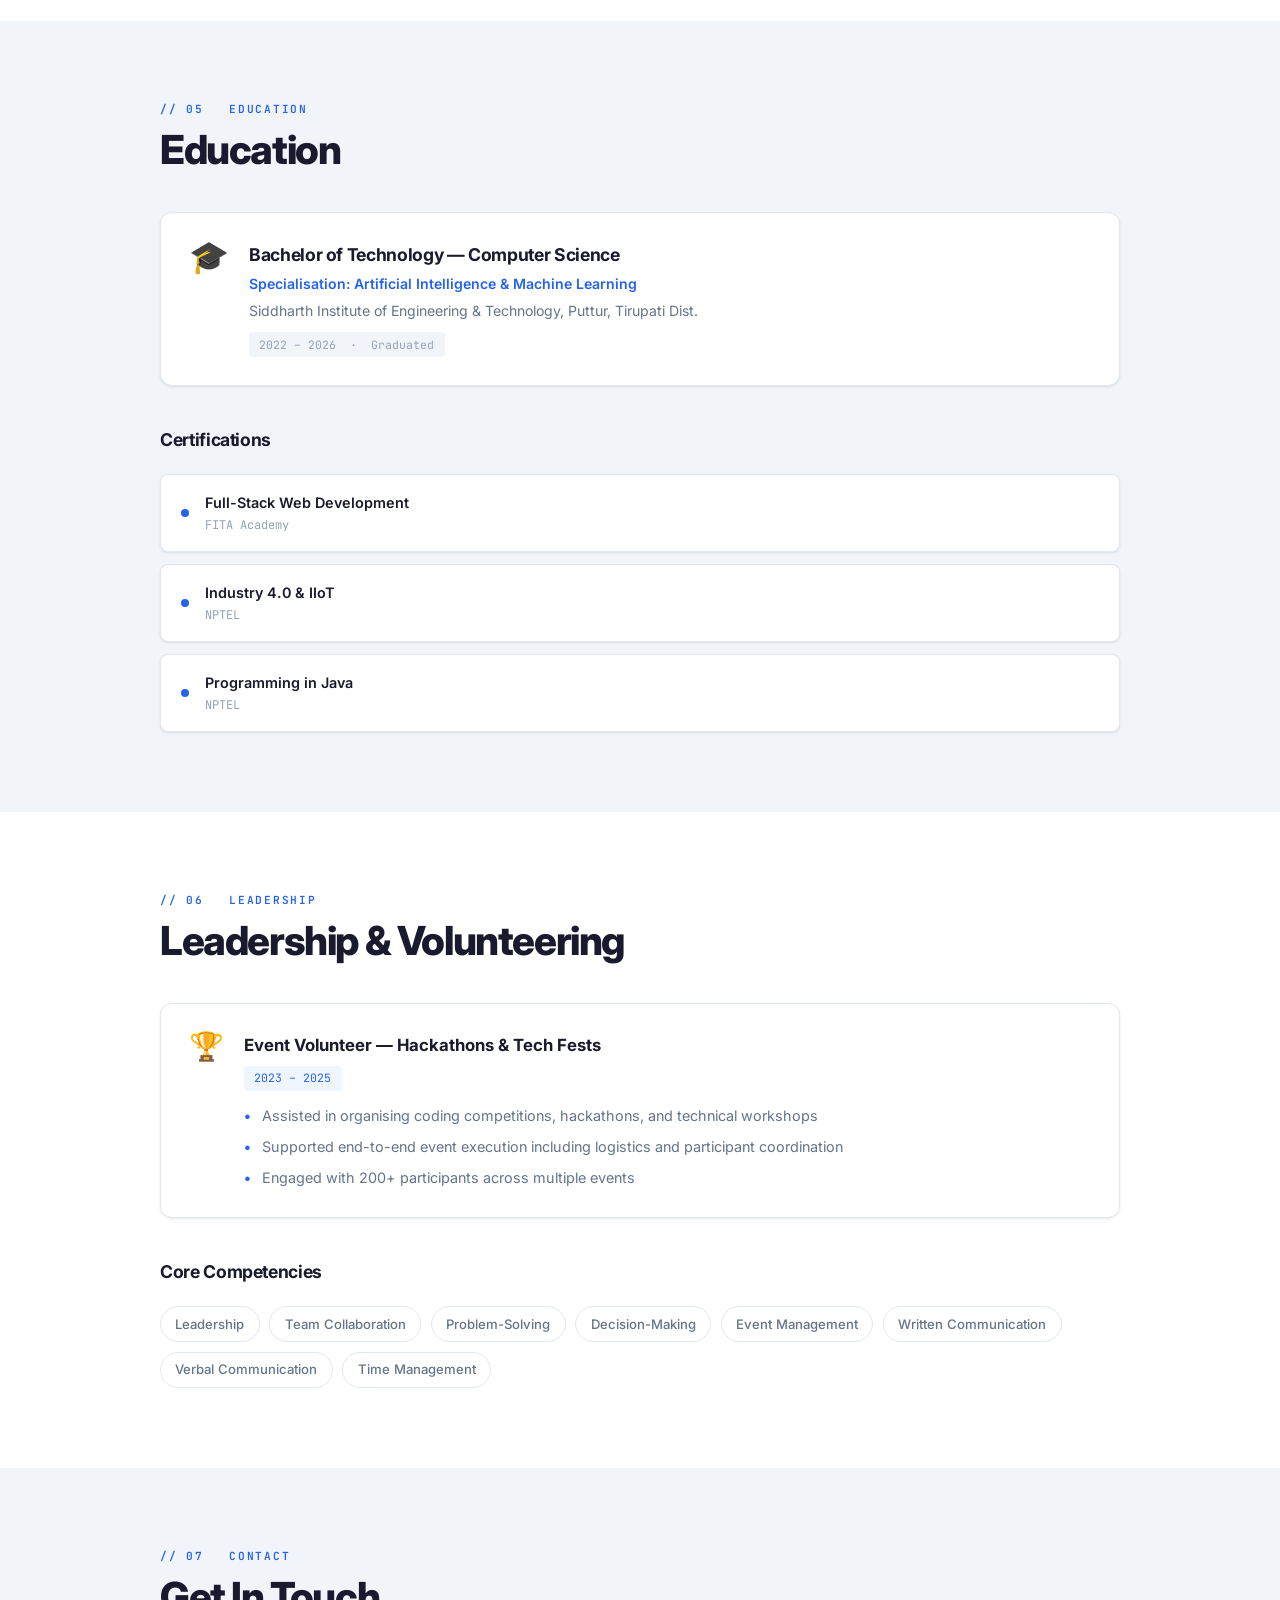
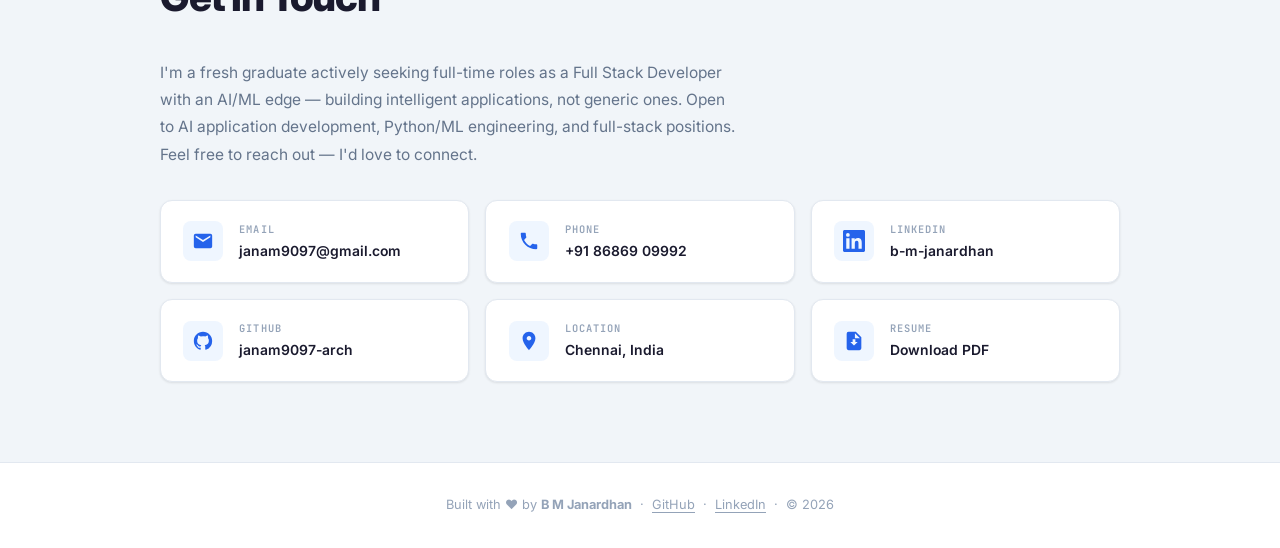
<file: portfolio/index.html>
<!DOCTYPE html>
<html lang="en">
<head>
  <meta charset="UTF-8"/>
  <meta name="viewport" content="width=device-width, initial-scale=1.0"/>
  <title>B M Janardhan | AI-Driven Full Stack Developer</title>
  <meta name="description" content="AI-Driven Full Stack Developer specialising in Python, React.js, Django, Machine Learning, and AI-powered web applications. B M Janardhan — Chennai, India."/>
  <meta name="author" content="B M Janardhan"/>
  <meta property="og:title" content="B M Janardhan | AI-Driven Full Stack Developer"/>
  <meta property="og:description" content="AI-Driven Full Stack Developer specialising in Python, React.js, Django, Machine Learning, and AI-powered web applications."/>
  <meta property="og:type" content="website"/>
  <meta property="og:url" content="https://janam9097-arch.github.io/portfolio/"/>
  <meta name="robots" content="index, follow"/>
  <link rel="stylesheet" href="style.css"/>
  <link href="https://fonts.googleapis.com/css2?family=Inter:wght@300;400;500;600;700;800;900&family=JetBrains+Mono:wght@400;600&display=swap" rel="stylesheet"/>
</head>
<body>

  <!-- ══ STICKY NAVBAR ══ -->
  <header id="navbar" role="banner">
    <div class="nav-inner">
      <a href="#hero" class="nav-logo" aria-label="B M Janardhan — Home">
        <span class="logo-bracket">&lt;</span>BMJ<span class="logo-bracket">/&gt;</span>
      </a>
      <nav class="nav-links" id="nav-links" aria-label="Primary navigation">
        <a href="#about">About</a>
        <a href="#skills">Skills</a>
        <a href="#projects">Projects</a>
        <a href="#experience">Experience</a>
        <a href="#education">Education</a>
        <a href="#contact" class="nav-cta">Contact</a>
      </nav>
      <button class="hamburger" id="hamburger" aria-label="Toggle navigation menu" aria-expanded="false" aria-controls="nav-links">
        <span></span><span></span><span></span>
      </button>
    </div>
  </header>

  <!-- ══ HERO ══ -->
  <section id="hero" aria-label="Introduction">
    <div class="hero-left">
      <div class="hero-body">
        <p class="hero-greeting">Hi, I'm</p>
        <h1 class="hero-name">B M<br/>Janardhan</h1>
        <p class="hero-role">AI-Driven Full Stack Developer</p>
        <p class="hero-sub">I build intelligent applications that go beyond standard CRUD — embedding ML-driven anomaly detection, automated decision-making, and AI-powered dashboards directly into full-stack products.</p>
        <div class="hero-ctas">
          <a href="#projects" class="btn btn-primary">View Projects</a>
          <a href="./resume.pdf" class="btn btn-outline" download aria-label="Download Resume PDF">Download Resume</a>
        </div>
        <div class="hero-socials">
          <a class="social-btn" href="https://github.com/janam9097-arch" target="_blank" rel="noopener noreferrer" aria-label="GitHub profile" title="GitHub">
            <svg viewBox="0 0 24 24" aria-hidden="true"><path d="M12 2C6.477 2 2 6.484 2 12.017c0 4.425 2.865 8.18 6.839 9.504.5.092.682-.217.682-.483 0-.237-.008-.868-.013-1.703-2.782.605-3.369-1.343-3.369-1.343-.454-1.158-1.11-1.466-1.11-1.466-.908-.62.069-.608.069-.608 1.003.07 1.531 1.032 1.531 1.032.892 1.53 2.341 1.088 2.91.832.092-.647.35-1.088.636-1.338-2.22-.253-4.555-1.113-4.555-4.951 0-1.093.39-1.988 1.029-2.688-.103-.253-.446-1.272.098-2.65 0 0 .84-.27 2.75 1.026A9.564 9.564 0 0112 6.844c.85.004 1.705.115 2.504.337 1.909-1.296 2.747-1.027 2.747-1.027.546 1.379.202 2.398.1 2.651.64.7 1.028 1.595 1.028 2.688 0 3.848-2.339 4.695-4.566 4.943.359.309.678.92.678 1.855 0 1.338-.012 2.419-.012 2.747 0 .268.18.58.688.482A10.019 10.019 0 0022 12.017C22 6.484 17.522 2 12 2z"/></svg>
          </a>
          <a class="social-btn" href="https://linkedin.com/in/b-m-janardhan-9b8919304" target="_blank" rel="noopener noreferrer" aria-label="LinkedIn profile" title="LinkedIn">
            <svg viewBox="0 0 24 24" aria-hidden="true"><path d="M20.447 20.452h-3.554v-5.569c0-1.328-.027-3.037-1.852-3.037-1.853 0-2.136 1.445-2.136 2.939v5.667H9.351V9h3.414v1.561h.046c.477-.9 1.637-1.85 3.37-1.85 3.601 0 4.267 2.37 4.267 5.455v6.286zM5.337 7.433a2.062 2.062 0 01-2.063-2.065 2.064 2.064 0 112.063 2.065zm1.782 13.019H3.555V9h3.564v11.452zM22.225 0H1.771C.792 0 0 .774 0 1.729v20.542C0 23.227.792 24 1.771 24h20.451C23.2 24 24 23.227 24 22.271V1.729C24 .774 23.2 0 22.222 0h.003z"/></svg>
          </a>
          <a class="social-btn" href="mailto:janam9097@gmail.com" aria-label="Send email" title="Email">
            <svg viewBox="0 0 24 24" aria-hidden="true"><path d="M20 4H4a2 2 0 00-2 2v12a2 2 0 002 2h16a2 2 0 002-2V6a2 2 0 00-2-2zm0 4l-8 5-8-5V6l8 5 8-5v2z"/></svg>
          </a>
        </div>
      </div>
    </div>

    <div class="hero-right" aria-hidden="true">
      <div class="hero-code-block">
        <div class="code-line"><span class="kw">class</span> <span class="cls">Janardhan</span><span class="pu">:</span></div>
        <div class="code-line indent"><span class="kw">def</span> <span class="fn">__init__</span><span class="pu">(self):</span></div>
        <div class="code-line indent2"><span class="va">self</span><span class="pu">.</span><span class="at">role</span> <span class="pu">=</span> <span class="st">"AI-Driven Full Stack Dev"</span></div>
        <div class="code-line indent2"><span class="va">self</span><span class="pu">.</span><span class="at">stack</span> <span class="pu">=</span> <span class="pu">[</span><span class="st">"Python"</span><span class="pu">,</span> <span class="st">"React"</span><span class="pu">,</span> <span class="st">"Django"</span><span class="pu">]</span></div>
        <div class="code-line indent2"><span class="va">self</span><span class="pu">.</span><span class="at">ai</span> <span class="pu">=</span> <span class="pu">[</span><span class="st">"ML"</span><span class="pu">,</span> <span class="st">"Deep Learning"</span><span class="pu">]</span></div>
        <div class="code-line indent2"><span class="va">self</span><span class="pu">.</span><span class="at">db</span> <span class="pu">=</span> <span class="st">"MySQL"</span></div>
        <div class="code-line">&nbsp;</div>
        <div class="code-line indent"><span class="kw">def</span> <span class="fn">build</span><span class="pu">(</span><span class="va">self</span><span class="pu">,</span> <span class="va">idea</span><span class="pu">):</span></div>
        <div class="code-line indent2"><span class="kw">return</span> <span class="fn">intelligent_app</span><span class="pu">(</span><span class="va">idea</span><span class="pu">)</span></div>
        <div class="code-line blink-line">&nbsp;<span class="cursor">▋</span></div>
      </div>
    </div>
  </section>

  <!-- ══ ABOUT ══ -->
  <section id="about" aria-labelledby="about-heading">
    <div class="section-inner">
      <div class="section-label">// 01 &nbsp; About</div>
      <h2 class="section-title" id="about-heading">Who I Am</h2>
      <div class="about-grid">
        <div class="about-text">
          <p>I'm a recent B.Tech graduate in Computer Science (Artificial Intelligence &amp; Machine Learning), specialising in building intelligent, full-stack applications — systems that go beyond standard CRUD by embedding machine learning directly into the product layer.</p>
          <p>My flagship project is an <strong>AIOps-Driven Self-Healing Application</strong> — an end-to-end ML system that autonomously detects infrastructure anomalies, triggers automated remediation workflows, and visualises system health in real time via a Streamlit dashboard. It's my clearest proof of applied AI engineering across model building, backend logic, and live visualisation.</p>
          <p>I've strengthened this through an ML internship at Interncertify, a Python internship in assistive technology, and structured full-stack training at FITA Academy, Chennai — alongside consistent involvement organising hackathons and tech fests engaging 200+ participants.</p>
          <p>My philosophy is simple — write maintainable code, solve real problems, and keep learning. I'm actively seeking full-time roles as a developer who builds <em>intelligent</em> applications, not generic ones.</p>
        </div>
        <div class="about-meta">
          <div class="meta-item">
            <span class="meta-label">Degree</span>
            <span class="meta-value">B.Tech CS (AI &amp; ML) — 2022–2026 ✓</span>
          </div>
          <div class="meta-item">
            <span class="meta-label">Institution</span>
            <span class="meta-value">Siddharth Institute of Engineering &amp; Technology, Puttur</span>
          </div>
          <div class="meta-item">
            <span class="meta-label">Location</span>
            <span class="meta-value">Chennai, India</span>
          </div>
          <div class="meta-item">
            <span class="meta-label">Email</span>
            <span class="meta-value"><a href="mailto:janam9097@gmail.com">janam9097@gmail.com</a></span>
          </div>
          <div class="meta-item">
            <span class="meta-label">Phone</span>
            <span class="meta-value">+91 86869 09992</span>
          </div>
          <div class="meta-item">
            <span class="meta-label">Languages</span>
            <span class="meta-value">English · Telugu · Hindi</span>
          </div>
        </div>
      </div>
    </div>
  </section>

  <!-- ══ SKILLS ══ -->
  <section id="skills" aria-labelledby="skills-heading">
    <div class="section-inner">
      <div class="section-label">// 02 &nbsp; Skills</div>
      <h2 class="section-title" id="skills-heading">Technical Skills</h2>
      <div class="skills-categories">

        <div class="skill-category">
          <h3 class="skill-cat-title">Programming</h3>
          <div class="skills-grid">
            <div class="skill-chip" aria-label="Python">🐍 Python</div>
            <div class="skill-chip" aria-label="JavaScript">🟨 JavaScript</div>
            <div class="skill-chip" aria-label="HTML5">🌐 HTML5</div>
            <div class="skill-chip" aria-label="CSS3">🎨 CSS3</div>
          </div>
        </div>

        <div class="skill-category">
          <h3 class="skill-cat-title">Frontend</h3>
          <div class="skills-grid">
            <div class="skill-chip">⚛️ React.js</div>
            <div class="skill-chip">🌐 HTML5</div>
            <div class="skill-chip">🎨 CSS3</div>
          </div>
        </div>

        <div class="skill-category">
          <h3 class="skill-cat-title">Backend</h3>
          <div class="skills-grid">
            <div class="skill-chip">🎸 Django</div>
            <div class="skill-chip">🐍 Python</div>
          </div>
        </div>

        <div class="skill-category">
          <h3 class="skill-cat-title">Database</h3>
          <div class="skills-grid">
            <div class="skill-chip">🗄️ MySQL</div>
          </div>
        </div>

        <div class="skill-category">
          <h3 class="skill-cat-title">AI &amp; Machine Learning</h3>
          <div class="skills-grid">
            <div class="skill-chip">🤖 Machine Learning</div>
            <div class="skill-chip">🧠 Deep Learning</div>
            <div class="skill-chip">⚡ Anomaly Detection</div>
            <div class="skill-chip">📊 Data Analysis</div>
            <div class="skill-chip">🔍 Model Building</div>
            <div class="skill-chip">📈 Streamlit</div>
          </div>
        </div>

        <div class="skill-category">
          <h3 class="skill-cat-title">Tools &amp; Platforms</h3>
          <div class="skills-grid">
            <div class="skill-chip">🐙 Git</div>
            <div class="skill-chip">💻 GitHub</div>
            <div class="skill-chip">🖥️ VS Code</div>
            <div class="skill-chip">🔬 Google Colab</div>
          </div>
        </div>

        <div class="skill-category">
          <h3 class="skill-cat-title">Core Computer Science</h3>
          <div class="skills-grid">
            <div class="skill-chip">🧮 DSA</div>
            <div class="skill-chip">🗃️ DBMS</div>
          </div>
        </div>

      </div>
    </div>
  </section>

  <!-- ══ PROJECTS ══ -->
  <section id="projects" aria-labelledby="projects-heading">
    <div class="section-inner">
      <div class="section-label">// 03 &nbsp; Projects</div>
      <h2 class="section-title" id="projects-heading">What I've Built</h2>
      <div class="projects-grid">

        <!-- Featured Project -->
        <article class="project-card featured" aria-label="Featured project: AIOps-Driven Self-Healing Application">
          <div class="project-top">
            <span class="project-badge">Featured Project</span>
            <span class="project-year">2026</span>
          </div>
          <h3 class="project-title">AIOps-Driven Self-Healing Application</h3>
          <p class="project-desc">An end-to-end AI-driven infrastructure monitoring system that applies machine learning to automatically detect anomalies, identify potential faults before they cause failures, and trigger automated remediation workflows — all surfaced through a real-time Streamlit dashboard.</p>
          <ul class="project-features">
            <li>ML-based anomaly detection on system metrics and logs</li>
            <li>Proactive fault identification before system failures occur</li>
            <li>Automated decision-making and remediation workflows</li>
            <li>Real-time system health visualisation via Streamlit</li>
            <li>Alert pipeline with live log and event monitoring</li>
          </ul>
          <div class="project-tags">
            <span class="tag">Python</span>
            <span class="tag">Machine Learning</span>
            <span class="tag">Streamlit</span>
            <span class="tag">AIOps</span>
            <span class="tag">Anomaly Detection</span>
          </div>
          <div class="project-actions">
            <a href="https://github.com/janam9097-arch" target="_blank" rel="noopener noreferrer" class="btn btn-sm btn-outline" aria-label="View project on GitHub">
              <svg viewBox="0 0 24 24" width="14" height="14" aria-hidden="true"><path d="M12 2C6.477 2 2 6.484 2 12.017c0 4.425 2.865 8.18 6.839 9.504.5.092.682-.217.682-.483 0-.237-.008-.868-.013-1.703-2.782.605-3.369-1.343-3.369-1.343-.454-1.158-1.11-1.466-1.11-1.466-.908-.62.069-.608.069-.608 1.003.07 1.531 1.032 1.531 1.032.892 1.53 2.341 1.088 2.91.832.092-.647.35-1.088.636-1.338-2.22-.253-4.555-1.113-4.555-4.951 0-1.093.39-1.988 1.029-2.688-.103-.253-.446-1.272.098-2.65 0 0 .84-.27 2.75 1.026A9.564 9.564 0 0112 6.844c.85.004 1.705.115 2.504.337 1.909-1.296 2.747-1.027 2.747-1.027.546 1.379.202 2.398.1 2.651.64.7 1.028 1.595 1.028 2.688 0 3.848-2.339 4.695-4.566 4.943.359.309.678.92.678 1.855 0 1.338-.012 2.419-.012 2.747 0 .268.18.58.688.482A10.019 10.019 0 0022 12.017C22 6.484 17.522 2 12 2z"/></svg>
              GitHub
            </a>
          </div>
        </article>

      </div>
    </div>
  </section>

  <!-- ══ EXPERIENCE ══ -->
  <section id="experience" aria-labelledby="experience-heading">
    <div class="section-inner">
      <div class="section-label">// 04 &nbsp; Experience</div>
      <h2 class="section-title" id="experience-heading">Experience &amp; Training</h2>
      <div class="timeline">

        <article class="timeline-item" aria-label="Machine Learning Intern at Interncertify">
          <div class="timeline-marker" aria-hidden="true"></div>
          <div class="timeline-content">
            <div class="timeline-header">
              <h3 class="timeline-role">Machine Learning Intern</h3>
              <span class="timeline-date">October 2025</span>
            </div>
            <div class="timeline-org">Interncertify</div>
            <p class="timeline-desc">Completed a hands-on machine learning internship, applying core ML concepts including model building, training, and evaluation to practical problem-solving tasks. Gained experience working through the full ML pipeline from data preprocessing to model assessment.</p>
          </div>
        </article>

        <article class="timeline-item" aria-label="Python Intern at Assistive Technology">
          <div class="timeline-marker" aria-hidden="true"></div>
          <div class="timeline-content">
            <div class="timeline-header">
              <h3 class="timeline-role">Python Intern</h3>
              <span class="timeline-date">January 2024</span>
            </div>
            <div class="timeline-org">Assistive Technology</div>
            <p class="timeline-desc">Developed Python-based solutions as part of an assistive technology internship programme, strengthening programming fundamentals, problem-solving skills, and the ability to apply Python to real-world use cases.</p>
          </div>
        </article>

        <article class="timeline-item" aria-label="Python Full Stack Developer Training at FITA Academy">
          <div class="timeline-marker" aria-hidden="true"></div>
          <div class="timeline-content">
            <div class="timeline-header">
              <h3 class="timeline-role">Python Full-Stack Developer Training</h3>
              <span class="timeline-date">Training Programme</span>
            </div>
            <div class="timeline-org">FITA Academy, Chennai</div>
            <p class="timeline-desc">Completed structured training covering Python, Django, React.js, MySQL, and full-stack web development. Built foundational proficiency in end-to-end application development across both frontend and backend layers.</p>
            <div class="timeline-tags">
              <span class="tag">Python</span>
              <span class="tag">Django</span>
              <span class="tag">React.js</span>
              <span class="tag">MySQL</span>
            </div>
          </div>
        </article>

      </div>
    </div>
  </section>

  <!-- ══ EDUCATION ══ -->
  <section id="education" aria-labelledby="education-heading">
    <div class="section-inner">
      <div class="section-label">// 05 &nbsp; Education</div>
      <h2 class="section-title" id="education-heading">Education</h2>
      <div class="education-card" aria-label="B.Tech in Computer Science — AI and ML">
        <div class="edu-icon" aria-hidden="true">🎓</div>
        <div class="edu-body">
          <h3 class="edu-degree">Bachelor of Technology — Computer Science</h3>
          <p class="edu-spec">Specialisation: Artificial Intelligence &amp; Machine Learning</p>
          <p class="edu-inst">Siddharth Institute of Engineering &amp; Technology, Puttur, Tirupati Dist.</p>
          <span class="edu-date">2022 – 2026 &nbsp;·&nbsp; Graduated</span>
        </div>
      </div>

      <!-- Certifications included under education -->
      <h3 class="subsection-title">Certifications</h3>
      <div class="certs-list">
        <div class="cert-item">
          <div class="cert-dot" aria-hidden="true"></div>
          <div>
            <div class="cert-name">Full-Stack Web Development</div>
            <div class="cert-org">FITA Academy</div>
          </div>
        </div>
        <div class="cert-item">
          <div class="cert-dot" aria-hidden="true"></div>
          <div>
            <div class="cert-name">Industry 4.0 &amp; IIoT</div>
            <div class="cert-org">NPTEL</div>
          </div>
        </div>
        <div class="cert-item">
          <div class="cert-dot" aria-hidden="true"></div>
          <div>
            <div class="cert-name">Programming in Java</div>
            <div class="cert-org">NPTEL</div>
          </div>
        </div>
      </div>
    </div>
  </section>

  <!-- ══ LEADERSHIP ══ -->
  <section id="leadership" aria-labelledby="leadership-heading">
    <div class="section-inner">
      <div class="section-label">// 06 &nbsp; Leadership</div>
      <h2 class="section-title" id="leadership-heading">Leadership &amp; Volunteering</h2>
      <article class="leadership-card" aria-label="Event Volunteer — Hackathons and Tech Fests">
        <div class="leadership-icon" aria-hidden="true">🏆</div>
        <div class="leadership-body">
          <h3 class="leadership-role">Event Volunteer — Hackathons &amp; Tech Fests</h3>
          <span class="leadership-date">2023 – 2025</span>
          <ul class="leadership-points">
            <li>Assisted in organising coding competitions, hackathons, and technical workshops</li>
            <li>Supported end-to-end event execution including logistics and participant coordination</li>
            <li>Engaged with 200+ participants across multiple events</li>
          </ul>
        </div>
      </article>

      <!-- Core Competencies as a sub-section -->
      <h3 class="subsection-title" id="competencies-heading">Core Competencies</h3>
      <div class="competencies-grid" aria-labelledby="competencies-heading">
        <span class="competency-pill">Leadership</span>
        <span class="competency-pill">Team Collaboration</span>
        <span class="competency-pill">Problem-Solving</span>
        <span class="competency-pill">Decision-Making</span>
        <span class="competency-pill">Event Management</span>
        <span class="competency-pill">Written Communication</span>
        <span class="competency-pill">Verbal Communication</span>
        <span class="competency-pill">Time Management</span>
      </div>
    </div>
  </section>

  <!-- ══ CONTACT ══ -->
  <section id="contact" aria-labelledby="contact-heading">
    <div class="section-inner">
      <div class="section-label">// 07 &nbsp; Contact</div>
      <h2 class="section-title" id="contact-heading">Get In Touch</h2>
      <p class="contact-intro">I'm a fresh graduate actively seeking full-time roles as a Full Stack Developer with an AI/ML edge — building intelligent applications, not generic ones. Open to AI application development, Python/ML engineering, and full-stack positions. Feel free to reach out — I'd love to connect.</p>
      <div class="contact-grid">
        <a class="contact-card" href="mailto:janam9097@gmail.com" aria-label="Email B M Janardhan">
          <div class="contact-icon" aria-hidden="true">
            <svg viewBox="0 0 24 24" width="22" height="22" aria-hidden="true"><path d="M20 4H4a2 2 0 00-2 2v12a2 2 0 002 2h16a2 2 0 002-2V6a2 2 0 00-2-2zm0 4l-8 5-8-5V6l8 5 8-5v2z"/></svg>
          </div>
          <div>
            <div class="contact-label">Email</div>
            <div class="contact-value">janam9097@gmail.com</div>
          </div>
        </a>
        <a class="contact-card" href="tel:+918686909992" aria-label="Call B M Janardhan">
          <div class="contact-icon" aria-hidden="true">
            <svg viewBox="0 0 24 24" width="22" height="22" aria-hidden="true"><path d="M6.62 10.79c1.44 2.83 3.76 5.14 6.59 6.59l2.2-2.2c.27-.27.67-.36 1.02-.24 1.12.37 2.33.57 3.57.57.55 0 1 .45 1 1V20c0 .55-.45 1-1 1-9.39 0-17-7.61-17-17 0-.55.45-1 1-1h3.5c.55 0 1 .45 1 1 0 1.25.2 2.45.57 3.57.11.35.03.74-.25 1.02l-2.2 2.2z"/></svg>
          </div>
          <div>
            <div class="contact-label">Phone</div>
            <div class="contact-value">+91 86869 09992</div>
          </div>
        </a>
        <a class="contact-card" href="https://linkedin.com/in/b-m-janardhan-9b8919304" target="_blank" rel="noopener noreferrer" aria-label="LinkedIn profile">
          <div class="contact-icon" aria-hidden="true">
            <svg viewBox="0 0 24 24" width="22" height="22" aria-hidden="true"><path d="M20.447 20.452h-3.554v-5.569c0-1.328-.027-3.037-1.852-3.037-1.853 0-2.136 1.445-2.136 2.939v5.667H9.351V9h3.414v1.561h.046c.477-.9 1.637-1.85 3.37-1.85 3.601 0 4.267 2.37 4.267 5.455v6.286zM5.337 7.433a2.062 2.062 0 01-2.063-2.065 2.064 2.064 0 112.063 2.065zm1.782 13.019H3.555V9h3.564v11.452zM22.225 0H1.771C.792 0 0 .774 0 1.729v20.542C0 23.227.792 24 1.771 24h20.451C23.2 24 24 23.227 24 22.271V1.729C24 .774 23.2 0 22.222 0h.003z"/></svg>
          </div>
          <div>
            <div class="contact-label">LinkedIn</div>
            <div class="contact-value">b-m-janardhan</div>
          </div>
        </a>
        <a class="contact-card" href="https://github.com/janam9097-arch" target="_blank" rel="noopener noreferrer" aria-label="GitHub profile">
          <div class="contact-icon" aria-hidden="true">
            <svg viewBox="0 0 24 24" width="22" height="22" aria-hidden="true"><path d="M12 2C6.477 2 2 6.484 2 12.017c0 4.425 2.865 8.18 6.839 9.504.5.092.682-.217.682-.483 0-.237-.008-.868-.013-1.703-2.782.605-3.369-1.343-3.369-1.343-.454-1.158-1.11-1.466-1.11-1.466-.908-.62.069-.608.069-.608 1.003.07 1.531 1.032 1.531 1.032.892 1.53 2.341 1.088 2.91.832.092-.647.35-1.088.636-1.338-2.22-.253-4.555-1.113-4.555-4.951 0-1.093.39-1.988 1.029-2.688-.103-.253-.446-1.272.098-2.65 0 0 .84-.27 2.75 1.026A9.564 9.564 0 0112 6.844c.85.004 1.705.115 2.504.337 1.909-1.296 2.747-1.027 2.747-1.027.546 1.379.202 2.398.1 2.651.64.7 1.028 1.595 1.028 2.688 0 3.848-2.339 4.695-4.566 4.943.359.309.678.92.678 1.855 0 1.338-.012 2.419-.012 2.747 0 .268.18.58.688.482A10.019 10.019 0 0022 12.017C22 6.484 17.522 2 12 2z"/></svg>
          </div>
          <div>
            <div class="contact-label">GitHub</div>
            <div class="contact-value">janam9097-arch</div>
          </div>
        </a>
        <div class="contact-card no-link" aria-label="Location: Chennai, India">
          <div class="contact-icon" aria-hidden="true">
            <svg viewBox="0 0 24 24" width="22" height="22" aria-hidden="true"><path d="M12 2C8.13 2 5 5.13 5 9c0 5.25 7 13 7 13s7-7.75 7-13c0-3.87-3.13-7-7-7zm0 9.5c-1.38 0-2.5-1.12-2.5-2.5s1.12-2.5 2.5-2.5 2.5 1.12 2.5 2.5-1.12 2.5-2.5 2.5z"/></svg>
          </div>
          <div>
            <div class="contact-label">Location</div>
            <div class="contact-value">Chennai, India</div>
          </div>
        </div>
        <a class="contact-card" href="./resume.pdf" download aria-label="Download Resume PDF">
          <div class="contact-icon" aria-hidden="true">
            <svg viewBox="0 0 24 24" width="22" height="22" aria-hidden="true"><path d="M14 2H6a2 2 0 00-2 2v16a2 2 0 002 2h12a2 2 0 002-2V8l-6-6zm-1 1.5L18.5 9H13V3.5zM12 17l-4-4h2.5v-3h3v3H16l-4 4z"/></svg>
          </div>
          <div>
            <div class="contact-label">Resume</div>
            <div class="contact-value">Download PDF</div>
          </div>
        </a>
      </div>
    </div>
  </section>

  <!-- ══ FOOTER ══ -->
  <footer id="footer" role="contentinfo"></footer>

  <script src="script.js"></script>
</body>
</html>
</file>
<file: style.css>
/* ══════════════════════════════════════════════
   RESET & BASE
══════════════════════════════════════════════ */
*, *::before, *::after {
  box-sizing: border-box;
  margin: 0;
  padding: 0;
}

html {
  scroll-behavior: smooth;
  scroll-padding-top: 72px;
}

body {
  font-family: 'Inter', sans-serif;
  background: #f8f9fb;
  color: #1a1a2e;
  overflow-x: hidden;
  line-height: 1.6;
}

/* ══════════════════════════════════════════════
   CSS CUSTOM PROPERTIES
══════════════════════════════════════════════ */
:root {
  --accent:       #2563eb;
  --accent-dark:  #1d4ed8;
  --accent-light: #eff6ff;
  --bg-dark:      #0d1117;
  --bg-mid:       #161b22;
  --text-main:    #1a1a2e;
  --text-muted:   #64748b;
  --text-light:   #94a3b8;
  --border:       #e2e8f0;
  --border-dark:  #30363d;
  --card-bg:      #ffffff;
  --section-alt:  #f1f5f9;
  --nav-h:        68px;
  --radius:       12px;
  --radius-sm:    8px;
  --shadow-sm:    0 1px 3px rgba(0,0,0,0.06), 0 1px 2px rgba(0,0,0,0.04);
  --shadow-md:    0 4px 16px rgba(0,0,0,0.08);
  --shadow-lg:    0 16px 40px rgba(0,0,0,0.12);
  --transition:   0.25s ease;
}

/* ══════════════════════════════════════════════
   TYPOGRAPHY HELPERS
══════════════════════════════════════════════ */
a { color: inherit; text-decoration: none; }

/* ══════════════════════════════════════════════
   FOCUS / ACCESSIBILITY
══════════════════════════════════════════════ */
:focus-visible {
  outline: 2px solid var(--accent);
  outline-offset: 3px;
  border-radius: 4px;
}

@media (prefers-reduced-motion: reduce) {
  *, *::before, *::after {
    animation-duration: 0.01ms !important;
    animation-iteration-count: 1 !important;
    transition-duration: 0.01ms !important;
    scroll-behavior: auto !important;
  }
}

/* ══════════════════════════════════════════════
   STICKY NAVBAR
══════════════════════════════════════════════ */
#navbar {
  position: fixed;
  top: 0;
  left: 0;
  right: 0;
  z-index: 100;
  height: var(--nav-h);
  background: rgba(13, 17, 23, 0.92);
  backdrop-filter: blur(12px);
  -webkit-backdrop-filter: blur(12px);
  border-bottom: 1px solid var(--border-dark);
  transition: transform var(--transition), box-shadow var(--transition);
}

#navbar.nav-hidden {
  transform: translateY(-100%);
}

.nav-inner {
  max-width: 1200px;
  margin: 0 auto;
  padding: 0 2rem;
  height: 100%;
  display: flex;
  align-items: center;
  justify-content: space-between;
  gap: 2rem;
}

.nav-logo {
  font-family: 'JetBrains Mono', monospace;
  font-size: 1.1rem;
  font-weight: 600;
  color: #fff;
  text-decoration: none;
  white-space: nowrap;
  transition: opacity var(--transition);
}

.nav-logo:hover { opacity: 0.8; }

.logo-bracket {
  color: var(--accent);
}

.nav-links {
  display: flex;
  align-items: center;
  gap: 0.25rem;
}

.nav-links a {
  color: #adb5bd;
  text-decoration: none;
  font-size: 0.875rem;
  font-weight: 500;
  padding: 0.4rem 0.75rem;
  border-radius: 6px;
  transition: color var(--transition), background var(--transition);
  white-space: nowrap;
}

.nav-links a:hover {
  color: #fff;
  background: rgba(255,255,255,0.07);
}

.nav-links a.active {
  color: #fff;
}

.nav-links a.nav-cta {
  background: var(--accent);
  color: #fff;
  padding: 0.4rem 1rem;
  border-radius: 6px;
  font-weight: 600;
  margin-left: 0.5rem;
  transition: background var(--transition), transform var(--transition);
}

.nav-links a.nav-cta:hover {
  background: var(--accent-dark);
  transform: translateY(-1px);
}

/* Hamburger */
.hamburger {
  display: none;
  flex-direction: column;
  justify-content: center;
  align-items: center;
  gap: 5px;
  width: 40px;
  height: 40px;
  background: none;
  border: none;
  cursor: pointer;
  padding: 6px;
  border-radius: 6px;
  transition: background var(--transition);
}

.hamburger:hover {
  background: rgba(255,255,255,0.08);
}

.hamburger span {
  display: block;
  width: 22px;
  height: 2px;
  background: #ccc;
  border-radius: 2px;
  transition: transform 0.3s ease, opacity 0.3s ease;
}

.hamburger.open span:nth-child(1) { transform: translateY(7px) rotate(45deg); }
.hamburger.open span:nth-child(2) { opacity: 0; }
.hamburger.open span:nth-child(3) { transform: translateY(-7px) rotate(-45deg); }

/* ══════════════════════════════════════════════
   HERO — SPLIT SCREEN
══════════════════════════════════════════════ */
#hero {
  width: 100%;
  min-height: 100vh;
  display: flex;
  padding-top: var(--nav-h);
  position: relative;
  overflow: hidden;
}

/* LEFT — light */
.hero-left {
  width: 50%;
  background: #f0f4f8;
  display: flex;
  flex-direction: column;
  justify-content: center;
  padding: 5rem 4rem 4rem 10%;
  position: relative;
  z-index: 2;
}

/* Diagonal edge on hero left */
.hero-left::after {
  content: '';
  position: absolute;
  top: 0;
  right: -70px;
  width: 110px;
  height: 100%;
  background: #f0f4f8;
  clip-path: polygon(0 0, 50% 0, 100% 100%, 0 100%);
  z-index: 3;
}

/* RIGHT — dark */
.hero-right {
  flex: 1;
  background: var(--bg-dark);
  display: flex;
  align-items: center;
  justify-content: center;
  position: relative;
  overflow: hidden;
  padding: 2rem;
}

/* Grid decoration on dark side */
.hero-right::before {
  content: '';
  position: absolute;
  inset: 0;
  background-image:
    linear-gradient(rgba(255,255,255,0.03) 1px, transparent 1px),
    linear-gradient(90deg, rgba(255,255,255,0.03) 1px, transparent 1px);
  background-size: 48px 48px;
  pointer-events: none;
}

/* Subtle gradient glow on right side */
.hero-right::after {
  content: '';
  position: absolute;
  top: 20%;
  left: 20%;
  width: 60%;
  height: 60%;
  background: radial-gradient(ellipse at center, rgba(37,99,235,0.12) 0%, transparent 70%);
  pointer-events: none;
}

/* ── Hero Text ── */
.hero-body {
  display: flex;
  flex-direction: column;
  gap: 0;
}

.hero-greeting {
  font-size: 1rem;
  font-weight: 500;
  color: var(--text-muted);
  margin-bottom: 0.4rem;
  font-family: 'JetBrains Mono', monospace;
}

.hero-name {
  font-size: clamp(2.8rem, 5.5vw, 4.8rem);
  font-weight: 900;
  color: var(--text-main);
  line-height: 1.0;
  letter-spacing: -0.04em;
  margin-bottom: 1rem;
}

.hero-role {
  font-size: clamp(0.95rem, 1.8vw, 1.15rem);
  font-weight: 700;
  color: var(--accent);
  letter-spacing: 0.01em;
  margin-bottom: 1rem;
  text-transform: uppercase;
  font-family: 'JetBrains Mono', monospace;
  font-size: 0.85rem;
}

.hero-sub {
  font-size: 0.975rem;
  color: var(--text-muted);
  line-height: 1.75;
  max-width: 420px;
  margin-bottom: 2rem;
}

/* ── CTA Buttons ── */
.hero-ctas {
  display: flex;
  gap: 0.75rem;
  flex-wrap: wrap;
  margin-bottom: 2rem;
}

.btn {
  display: inline-flex;
  align-items: center;
  gap: 0.4rem;
  padding: 0.65rem 1.4rem;
  border-radius: 8px;
  font-size: 0.875rem;
  font-weight: 600;
  text-decoration: none;
  transition: all var(--transition);
  cursor: pointer;
  border: 2px solid transparent;
  white-space: nowrap;
}

.btn-primary {
  background: var(--text-main);
  color: #fff;
  border-color: var(--text-main);
}

.btn-primary:hover {
  background: #2d2d4e;
  border-color: #2d2d4e;
  transform: translateY(-2px);
  box-shadow: var(--shadow-md);
}

.btn-outline {
  background: transparent;
  color: var(--text-main);
  border-color: #c0c8d8;
}

.btn-outline:hover {
  border-color: var(--text-main);
  background: var(--text-main);
  color: #fff;
  transform: translateY(-2px);
}

.btn-sm {
  padding: 0.4rem 0.9rem;
  font-size: 0.8rem;
}

.btn-sm svg { fill: currentColor; }

/* ── Social buttons ── */
.hero-socials {
  display: flex;
  gap: 0.75rem;
}

.social-btn {
  width: 42px;
  height: 42px;
  border-radius: 50%;
  background: #dde3ed;
  display: flex;
  align-items: center;
  justify-content: center;
  text-decoration: none;
  transition: background var(--transition), transform var(--transition);
}

.social-btn:hover {
  background: var(--text-main);
  transform: translateY(-3px);
}

.social-btn svg {
  width: 18px;
  height: 18px;
  fill: #555;
  transition: fill var(--transition);
}

.social-btn:hover svg { fill: #fff; }

/* ── Hero Code Block ── */
.hero-code-block {
  position: relative;
  z-index: 1;
  font-family: 'JetBrains Mono', monospace;
  font-size: clamp(0.72rem, 1.2vw, 0.9rem);
  line-height: 1.7;
  background: var(--bg-mid);
  border: 1px solid var(--border-dark);
  border-radius: var(--radius);
  padding: 1.75rem 2rem;
  min-width: 320px;
  max-width: 420px;
  box-shadow: 0 20px 60px rgba(0,0,0,0.5);
}

.code-line { white-space: nowrap; }
.indent { padding-left: 1.2em; }
.indent2 { padding-left: 2.4em; }
.kw  { color: #ff79c6; }
.cls { color: #50fa7b; }
.fn  { color: #50fa7b; }
.pu  { color: #f8f8f2; }
.va  { color: #bd93f9; }
.at  { color: #8be9fd; }
.st  { color: #f1fa8c; }
.cursor {
  display: inline-block;
  animation: blink 1.1s step-end infinite;
  color: var(--accent);
}

@keyframes blink {
  0%, 100% { opacity: 1; }
  50%       { opacity: 0; }
}

/* ══════════════════════════════════════════════
   SECTIONS — COMMON
══════════════════════════════════════════════ */
section:not(#hero) {
  padding: 5rem 6%;
}

section:nth-of-type(even):not(#hero) {
  background: var(--section-alt);
}

section:nth-of-type(odd):not(#hero) {
  background: var(--card-bg);
}

.section-inner {
  max-width: 960px;
  margin: 0 auto;
}

.section-label {
  font-family: 'JetBrains Mono', monospace;
  font-size: 0.7rem;
  color: var(--accent);
  letter-spacing: 0.15em;
  text-transform: uppercase;
  margin-bottom: 0.6rem;
  font-weight: 600;
}

.section-title {
  font-size: clamp(1.75rem, 3.5vw, 2.5rem);
  font-weight: 800;
  letter-spacing: -0.035em;
  color: var(--text-main);
  margin-bottom: 2.5rem;
  line-height: 1.1;
}

.subsection-title {
  font-size: 1.1rem;
  font-weight: 700;
  color: var(--text-main);
  margin-top: 2.5rem;
  margin-bottom: 1.25rem;
  letter-spacing: -0.02em;
}

/* ══════════════════════════════════════════════
   ABOUT
══════════════════════════════════════════════ */
.about-grid {
  display: grid;
  grid-template-columns: 1.3fr 1fr;
  gap: 4rem;
  align-items: start;
}

.about-text p {
  color: var(--text-muted);
  line-height: 1.85;
  margin-bottom: 1.1rem;
  font-size: 0.97rem;
}

.about-meta {
  display: flex;
  flex-direction: column;
  gap: 1.1rem;
}

.meta-item {
  display: flex;
  flex-direction: column;
  gap: 0.2rem;
  padding-bottom: 1.1rem;
  border-bottom: 1px solid var(--border);
}

.meta-item:last-child {
  border-bottom: none;
  padding-bottom: 0;
}

.meta-label {
  font-family: 'JetBrains Mono', monospace;
  font-size: 0.65rem;
  color: var(--accent);
  letter-spacing: 0.12em;
  text-transform: uppercase;
  font-weight: 600;
}

.meta-value {
  color: var(--text-main);
  font-weight: 600;
  font-size: 0.9rem;
}

.meta-value a {
  color: var(--accent);
  text-decoration: underline;
  text-underline-offset: 3px;
}

/* ══════════════════════════════════════════════
   SKILLS
══════════════════════════════════════════════ */
.skills-categories {
  display: flex;
  flex-direction: column;
  gap: 2rem;
}

.skill-category {
  background: var(--card-bg);
  border: 1.5px solid var(--border);
  border-radius: var(--radius);
  padding: 1.5rem;
  box-shadow: var(--shadow-sm);
  transition: box-shadow var(--transition);
}

/* When inside an odd section (white bg), use a subtle tint */
section:nth-of-type(odd):not(#hero) .skill-category {
  background: var(--section-alt);
}

section:nth-of-type(even):not(#hero) .skill-category {
  background: var(--card-bg);
}

.skill-cat-title {
  font-size: 0.72rem;
  font-family: 'JetBrains Mono', monospace;
  font-weight: 600;
  color: var(--accent);
  text-transform: uppercase;
  letter-spacing: 0.15em;
  margin-bottom: 1rem;
}

.skills-grid {
  display: flex;
  flex-wrap: wrap;
  gap: 0.6rem;
}

.skill-chip {
  background: var(--card-bg);
  border: 1.5px solid var(--border);
  border-radius: 6px;
  padding: 0.4rem 0.85rem;
  font-family: 'JetBrains Mono', monospace;
  font-size: 0.78rem;
  color: var(--text-main);
  font-weight: 500;
  cursor: default;
  transition: background var(--transition), color var(--transition), border-color var(--transition), transform var(--transition);
  box-shadow: var(--shadow-sm);
}

.skill-chip:hover {
  background: var(--text-main);
  color: #fff;
  border-color: var(--text-main);
  transform: translateY(-2px);
  box-shadow: var(--shadow-md);
}

/* ══════════════════════════════════════════════
   PROJECTS
══════════════════════════════════════════════ */
.projects-grid {
  display: grid;
  gap: 1.5rem;
}

.project-card {
  background: var(--card-bg);
  border: 1.5px solid var(--border);
  border-radius: var(--radius);
  padding: 2rem;
  transition: transform var(--transition), box-shadow var(--transition);
  box-shadow: var(--shadow-sm);
  position: relative;
  overflow: hidden;
}

.project-card::before {
  content: '';
  position: absolute;
  top: 0; left: 0; right: 0;
  height: 3px;
  background: linear-gradient(90deg, var(--accent), #7c3aed);
  transition: height var(--transition);
}

.project-card:hover {
  transform: translateY(-5px);
  box-shadow: var(--shadow-lg);
}

.project-card.featured {
  border-color: var(--accent);
  border-width: 1.5px;
}

.project-top {
  display: flex;
  justify-content: space-between;
  align-items: center;
  margin-bottom: 1rem;
}

.project-badge {
  font-family: 'JetBrains Mono', monospace;
  font-size: 0.65rem;
  font-weight: 600;
  color: var(--accent);
  background: var(--accent-light);
  border: 1px solid #bfdbfe;
  padding: 0.25rem 0.65rem;
  border-radius: 99px;
  text-transform: uppercase;
  letter-spacing: 0.1em;
}

.project-year {
  font-family: 'JetBrains Mono', monospace;
  font-size: 0.72rem;
  color: var(--text-light);
}

.project-title {
  font-size: 1.3rem;
  font-weight: 700;
  color: var(--text-main);
  margin-bottom: 0.75rem;
  letter-spacing: -0.02em;
}

.project-desc {
  color: var(--text-muted);
  font-size: 0.94rem;
  line-height: 1.8;
  margin-bottom: 1.25rem;
}

.project-features {
  list-style: none;
  display: flex;
  flex-direction: column;
  gap: 0.45rem;
  margin-bottom: 1.5rem;
  padding: 1rem 1.2rem;
  background: var(--section-alt);
  border-radius: var(--radius-sm);
  border-left: 3px solid var(--accent);
}

.project-features li {
  color: var(--text-muted);
  font-size: 0.88rem;
  line-height: 1.5;
  padding-left: 1rem;
  position: relative;
}

.project-features li::before {
  content: '→';
  position: absolute;
  left: 0;
  color: var(--accent);
  font-size: 0.8rem;
}

.project-tags {
  display: flex;
  flex-wrap: wrap;
  gap: 0.5rem;
  margin-bottom: 1.25rem;
}

.tag {
  background: #f1f5f9;
  border: 1px solid var(--border);
  color: #475569;
  font-family: 'JetBrains Mono', monospace;
  font-size: 0.7rem;
  padding: 0.25rem 0.65rem;
  border-radius: 4px;
  font-weight: 500;
}

.project-actions {
  display: flex;
  gap: 0.6rem;
  flex-wrap: wrap;
}

/* ══════════════════════════════════════════════
   EXPERIENCE — TIMELINE
══════════════════════════════════════════════ */
.timeline {
  position: relative;
  display: flex;
  flex-direction: column;
  gap: 0;
}

.timeline::before {
  content: '';
  position: absolute;
  left: 11px;
  top: 12px;
  bottom: 12px;
  width: 2px;
  background: linear-gradient(to bottom, var(--accent), var(--border));
}

.timeline-item {
  display: flex;
  gap: 1.5rem;
  padding-bottom: 2.5rem;
  position: relative;
}

.timeline-item:last-child {
  padding-bottom: 0;
}

.timeline-marker {
  width: 24px;
  height: 24px;
  border-radius: 50%;
  background: var(--accent);
  flex-shrink: 0;
  margin-top: 0.2rem;
  border: 3px solid var(--card-bg);
  box-shadow: 0 0 0 2px var(--accent);
  position: relative;
  z-index: 1;
}

.timeline-content {
  flex: 1;
  background: var(--card-bg);
  border: 1.5px solid var(--border);
  border-radius: var(--radius);
  padding: 1.5rem;
  box-shadow: var(--shadow-sm);
  transition: box-shadow var(--transition), transform var(--transition);
}

.timeline-content:hover {
  box-shadow: var(--shadow-md);
  transform: translateX(4px);
}

.timeline-header {
  display: flex;
  justify-content: space-between;
  align-items: flex-start;
  gap: 1rem;
  margin-bottom: 0.3rem;
  flex-wrap: wrap;
}

.timeline-role {
  font-size: 1.05rem;
  font-weight: 700;
  color: var(--text-main);
  letter-spacing: -0.02em;
}

.timeline-date {
  font-family: 'JetBrains Mono', monospace;
  font-size: 0.72rem;
  color: var(--accent);
  background: var(--accent-light);
  padding: 0.2rem 0.65rem;
  border-radius: 4px;
  white-space: nowrap;
  font-weight: 600;
}

.timeline-org {
  font-size: 0.85rem;
  font-weight: 600;
  color: var(--text-muted);
  margin-bottom: 0.75rem;
}

.timeline-desc {
  color: var(--text-muted);
  font-size: 0.9rem;
  line-height: 1.75;
}

.timeline-tags {
  display: flex;
  flex-wrap: wrap;
  gap: 0.5rem;
  margin-top: 1rem;
}

/* ══════════════════════════════════════════════
   EDUCATION
══════════════════════════════════════════════ */
.education-card {
  background: var(--card-bg);
  border: 1.5px solid var(--border);
  border-radius: var(--radius);
  padding: 1.75rem;
  display: flex;
  align-items: flex-start;
  gap: 1.25rem;
  box-shadow: var(--shadow-sm);
  margin-bottom: 1rem;
  transition: box-shadow var(--transition);
}

.education-card:hover {
  box-shadow: var(--shadow-md);
}

.edu-icon {
  font-size: 2rem;
  line-height: 1;
  flex-shrink: 0;
}

.edu-degree {
  font-size: 1.1rem;
  font-weight: 700;
  color: var(--text-main);
  margin-bottom: 0.2rem;
  letter-spacing: -0.02em;
}

.edu-spec {
  font-size: 0.88rem;
  color: var(--accent);
  font-weight: 600;
  margin-bottom: 0.3rem;
}

.edu-inst {
  font-size: 0.88rem;
  color: var(--text-muted);
  margin-bottom: 0.5rem;
}

.edu-date {
  font-family: 'JetBrains Mono', monospace;
  font-size: 0.72rem;
  color: var(--text-light);
  background: var(--section-alt);
  padding: 0.2rem 0.65rem;
  border-radius: 4px;
  display: inline-block;
}

/* ── Certifications ── */
.certs-list {
  display: flex;
  flex-direction: column;
  gap: 0.75rem;
}

.cert-item {
  background: var(--card-bg);
  border: 1.5px solid var(--border);
  border-radius: var(--radius-sm);
  padding: 1rem 1.25rem;
  display: flex;
  align-items: center;
  gap: 1rem;
  transition: border-color var(--transition), transform var(--transition);
  box-shadow: var(--shadow-sm);
}

.cert-item:hover {
  border-color: var(--accent);
  transform: translateX(4px);
}

.cert-dot {
  width: 8px;
  height: 8px;
  border-radius: 50%;
  background: var(--accent);
  flex-shrink: 0;
}

.cert-name {
  font-weight: 600;
  font-size: 0.9rem;
  color: var(--text-main);
}

.cert-org {
  font-size: 0.75rem;
  color: var(--text-light);
  margin-top: 0.1rem;
  font-family: 'JetBrains Mono', monospace;
}

/* ══════════════════════════════════════════════
   LEADERSHIP
══════════════════════════════════════════════ */
.leadership-card {
  background: var(--card-bg);
  border: 1.5px solid var(--border);
  border-radius: var(--radius);
  padding: 1.75rem;
  display: flex;
  align-items: flex-start;
  gap: 1.25rem;
  box-shadow: var(--shadow-sm);
  margin-bottom: 0.5rem;
  transition: box-shadow var(--transition);
}

.leadership-card:hover {
  box-shadow: var(--shadow-md);
}

.leadership-icon {
  font-size: 1.75rem;
  line-height: 1;
  flex-shrink: 0;
}

.leadership-role {
  font-size: 1.05rem;
  font-weight: 700;
  color: var(--text-main);
  margin-bottom: 0.3rem;
}

.leadership-date {
  font-family: 'JetBrains Mono', monospace;
  font-size: 0.72rem;
  color: var(--accent);
  background: var(--accent-light);
  padding: 0.2rem 0.65rem;
  border-radius: 4px;
  display: inline-block;
  margin-bottom: 0.85rem;
}

.leadership-points {
  list-style: none;
  display: flex;
  flex-direction: column;
  gap: 0.5rem;
}

.leadership-points li {
  color: var(--text-muted);
  font-size: 0.9rem;
  padding-left: 1.1rem;
  position: relative;
  line-height: 1.6;
}

.leadership-points li::before {
  content: '•';
  position: absolute;
  left: 0;
  color: var(--accent);
  font-weight: 700;
}

/* ── Competencies ── */
.competencies-grid {
  display: flex;
  flex-wrap: wrap;
  gap: 0.6rem;
}

.competency-pill {
  background: var(--card-bg);
  border: 1.5px solid var(--border);
  color: var(--text-muted);
  font-size: 0.82rem;
  font-weight: 500;
  padding: 0.4rem 0.9rem;
  border-radius: 99px;
  transition: background var(--transition), color var(--transition), border-color var(--transition);
}

.competency-pill:hover {
  background: var(--accent-light);
  border-color: var(--accent);
  color: var(--accent);
}

/* ══════════════════════════════════════════════
   CONTACT
══════════════════════════════════════════════ */
.contact-intro {
  color: var(--text-muted);
  font-size: 0.97rem;
  max-width: 580px;
  line-height: 1.75;
  margin-bottom: 2rem;
}

.contact-grid {
  display: grid;
  grid-template-columns: repeat(3, 1fr);
  gap: 1rem;
}

.contact-card {
  background: var(--card-bg);
  border: 1.5px solid var(--border);
  border-radius: var(--radius);
  padding: 1.25rem 1.4rem;
  display: flex;
  align-items: center;
  gap: 1rem;
  text-decoration: none;
  transition: border-color var(--transition), transform var(--transition), box-shadow var(--transition);
  box-shadow: var(--shadow-sm);
}

.contact-card:not(.no-link):hover {
  border-color: var(--accent);
  transform: translateY(-3px);
  box-shadow: var(--shadow-md);
}

.contact-card.no-link {
  cursor: default;
}

.contact-icon {
  width: 40px;
  height: 40px;
  background: var(--accent-light);
  border-radius: 8px;
  display: flex;
  align-items: center;
  justify-content: center;
  flex-shrink: 0;
}

.contact-icon svg {
  fill: var(--accent);
}

.contact-label {
  font-family: 'JetBrains Mono', monospace;
  font-size: 0.65rem;
  color: var(--text-light);
  letter-spacing: 0.1em;
  text-transform: uppercase;
  font-weight: 600;
}

.contact-value {
  color: var(--text-main);
  font-weight: 600;
  font-size: 0.87rem;
  margin-top: 0.15rem;
  word-break: break-all;
}

/* ══════════════════════════════════════════════
   FOOTER
══════════════════════════════════════════════ */
footer {
  text-align: center;
  padding: 2rem;
  color: var(--text-light);
  font-size: 0.8rem;
  border-top: 1px solid var(--border);
  background: var(--card-bg);
}

/* ══════════════════════════════════════════════
   SCROLL REVEAL — initial state set by JS
══════════════════════════════════════════════ */
.reveal {
  opacity: 0;
  transform: translateY(28px);
  transition: opacity 0.6s ease, transform 0.6s ease;
}

.reveal.visible {
  opacity: 1;
  transform: translateY(0);
}

/* ══════════════════════════════════════════════
   RESPONSIVE
══════════════════════════════════════════════ */

/* 1024px — Laptop */
@media (max-width: 1024px) {
  .hero-left {
    padding: 4rem 2.5rem 3rem 5%;
  }
  .contact-grid {
    grid-template-columns: repeat(2, 1fr);
  }
}

/* 768px — Tablet */
@media (max-width: 768px) {
  /* Nav */
  .nav-links {
    display: none;
    position: fixed;
    top: var(--nav-h);
    left: 0;
    right: 0;
    background: rgba(13, 17, 23, 0.97);
    flex-direction: column;
    align-items: stretch;
    padding: 1rem 1.5rem 1.5rem;
    gap: 0.25rem;
    border-bottom: 1px solid var(--border-dark);
    z-index: 99;
  }

  .nav-links.open { display: flex; }

  .nav-links a {
    padding: 0.75rem 1rem;
    font-size: 1rem;
    border-radius: 8px;
  }

  .nav-links a.nav-cta {
    margin-left: 0;
    margin-top: 0.5rem;
    text-align: center;
  }

  .hamburger { display: flex; }

  /* Hero */
  #hero {
    flex-direction: column;
    min-height: auto;
  }

  .hero-left {
    width: 100%;
    padding: 3.5rem 1.5rem 2.5rem;
  }

  .hero-left::after { display: none; }

  .hero-right {
    min-height: 280px;
    padding: 2rem 1.5rem;
  }

  .hero-code-block {
    min-width: auto;
    width: 100%;
    max-width: 100%;
    font-size: 0.7rem;
    padding: 1.25rem 1.25rem;
  }

  /* About */
  .about-grid {
    grid-template-columns: 1fr;
    gap: 2.5rem;
  }

  /* Timeline */
  .timeline::before { left: 9px; }
  .timeline-marker { width: 20px; height: 20px; }

  /* Contact */
  .contact-grid { grid-template-columns: 1fr; }
}

/* 425px — Mobile L */
@media (max-width: 425px) {
  section:not(#hero) { padding: 4rem 5%; }

  .hero-left { padding: 3rem 1.25rem 2rem; }

  .hero-ctas { flex-direction: column; }
  .btn { justify-content: center; }

  .section-title {
    font-size: 1.6rem;
  }

  .project-features { padding: 0.75rem 1rem; }

  .timeline-header { flex-direction: column; gap: 0.4rem; }

  .timeline-content { padding: 1.25rem; }
}

/* 375px — Mobile M */
@media (max-width: 375px) {
  .hero-name { font-size: 2.4rem; }
  .hero-code-block { font-size: 0.62rem; }
  .hero-right { min-height: 240px; }
}

/* 320px — Mobile S */
@media (max-width: 320px) {
  .hero-name { font-size: 2rem; }
  .nav-logo { font-size: 0.95rem; }
}
</file>
<file: portfolio/style.css>
/* ══════════════════════════════════════════════
   RESET & BASE
══════════════════════════════════════════════ */
*, *::before, *::after {
  box-sizing: border-box;
  margin: 0;
  padding: 0;
}

html {
  scroll-behavior: smooth;
  scroll-padding-top: 72px;
}

body {
  font-family: 'Inter', sans-serif;
  background: #f8f9fb;
  color: #1a1a2e;
  overflow-x: hidden;
  line-height: 1.6;
}

/* ══════════════════════════════════════════════
   CSS CUSTOM PROPERTIES
══════════════════════════════════════════════ */
:root {
  --accent:       #2563eb;
  --accent-dark:  #1d4ed8;
  --accent-light: #eff6ff;
  --bg-dark:      #0d1117;
  --bg-mid:       #161b22;
  --text-main:    #1a1a2e;
  --text-muted:   #64748b;
  --text-light:   #94a3b8;
  --border:       #e2e8f0;
  --border-dark:  #30363d;
  --card-bg:      #ffffff;
  --section-alt:  #f1f5f9;
  --nav-h:        68px;
  --radius:       12px;
  --radius-sm:    8px;
  --shadow-sm:    0 1px 3px rgba(0,0,0,0.06), 0 1px 2px rgba(0,0,0,0.04);
  --shadow-md:    0 4px 16px rgba(0,0,0,0.08);
  --shadow-lg:    0 16px 40px rgba(0,0,0,0.12);
  --transition:   0.25s ease;
}

/* ══════════════════════════════════════════════
   TYPOGRAPHY HELPERS
══════════════════════════════════════════════ */
a { color: inherit; text-decoration: none; }

/* ══════════════════════════════════════════════
   FOCUS / ACCESSIBILITY
══════════════════════════════════════════════ */
:focus-visible {
  outline: 2px solid var(--accent);
  outline-offset: 3px;
  border-radius: 4px;
}

@media (prefers-reduced-motion: reduce) {
  *, *::before, *::after {
    animation-duration: 0.01ms !important;
    animation-iteration-count: 1 !important;
    transition-duration: 0.01ms !important;
    scroll-behavior: auto !important;
  }
}

/* ══════════════════════════════════════════════
   STICKY NAVBAR
══════════════════════════════════════════════ */
#navbar {
  position: fixed;
  top: 0;
  left: 0;
  right: 0;
  z-index: 100;
  height: var(--nav-h);
  background: rgba(13, 17, 23, 0.92);
  backdrop-filter: blur(12px);
  -webkit-backdrop-filter: blur(12px);
  border-bottom: 1px solid var(--border-dark);
  transition: transform var(--transition), box-shadow var(--transition);
}

#navbar.nav-hidden {
  transform: translateY(-100%);
}

.nav-inner {
  max-width: 1200px;
  margin: 0 auto;
  padding: 0 2rem;
  height: 100%;
  display: flex;
  align-items: center;
  justify-content: space-between;
  gap: 2rem;
}

.nav-logo {
  font-family: 'JetBrains Mono', monospace;
  font-size: 1.1rem;
  font-weight: 600;
  color: #fff;
  text-decoration: none;
  white-space: nowrap;
  transition: opacity var(--transition);
}

.nav-logo:hover { opacity: 0.8; }

.logo-bracket {
  color: var(--accent);
}

.nav-links {
  display: flex;
  align-items: center;
  gap: 0.25rem;
}

.nav-links a {
  color: #adb5bd;
  text-decoration: none;
  font-size: 0.875rem;
  font-weight: 500;
  padding: 0.4rem 0.75rem;
  border-radius: 6px;
  transition: color var(--transition), background var(--transition);
  white-space: nowrap;
}

.nav-links a:hover {
  color: #fff;
  background: rgba(255,255,255,0.07);
}

.nav-links a.active {
  color: #fff;
}

.nav-links a.nav-cta {
  background: var(--accent);
  color: #fff;
  padding: 0.4rem 1rem;
  border-radius: 6px;
  font-weight: 600;
  margin-left: 0.5rem;
  transition: background var(--transition), transform var(--transition);
}

.nav-links a.nav-cta:hover {
  background: var(--accent-dark);
  transform: translateY(-1px);
}

/* Hamburger */
.hamburger {
  display: none;
  flex-direction: column;
  justify-content: center;
  align-items: center;
  gap: 5px;
  width: 40px;
  height: 40px;
  background: none;
  border: none;
  cursor: pointer;
  padding: 6px;
  border-radius: 6px;
  transition: background var(--transition);
}

.hamburger:hover {
  background: rgba(255,255,255,0.08);
}

.hamburger span {
  display: block;
  width: 22px;
  height: 2px;
  background: #ccc;
  border-radius: 2px;
  transition: transform 0.3s ease, opacity 0.3s ease;
}

.hamburger.open span:nth-child(1) { transform: translateY(7px) rotate(45deg); }
.hamburger.open span:nth-child(2) { opacity: 0; }
.hamburger.open span:nth-child(3) { transform: translateY(-7px) rotate(-45deg); }

/* ══════════════════════════════════════════════
   HERO — SPLIT SCREEN
══════════════════════════════════════════════ */
#hero {
  width: 100%;
  min-height: 100vh;
  display: flex;
  padding-top: var(--nav-h);
  position: relative;
  overflow: hidden;
}

/* LEFT — light */
.hero-left {
  width: 50%;
  background: #f0f4f8;
  display: flex;
  flex-direction: column;
  justify-content: center;
  padding: 5rem 4rem 4rem 10%;
  position: relative;
  z-index: 2;
}

/* Diagonal edge on hero left */
.hero-left::after {
  content: '';
  position: absolute;
  top: 0;
  right: -70px;
  width: 110px;
  height: 100%;
  background: #f0f4f8;
  clip-path: polygon(0 0, 50% 0, 100% 100%, 0 100%);
  z-index: 3;
}

/* RIGHT — dark */
.hero-right {
  flex: 1;
  background: var(--bg-dark);
  display: flex;
  align-items: center;
  justify-content: center;
  position: relative;
  overflow: hidden;
  padding: 2rem;
}

/* Grid decoration on dark side */
.hero-right::before {
  content: '';
  position: absolute;
  inset: 0;
  background-image:
    linear-gradient(rgba(255,255,255,0.03) 1px, transparent 1px),
    linear-gradient(90deg, rgba(255,255,255,0.03) 1px, transparent 1px);
  background-size: 48px 48px;
  pointer-events: none;
}

/* Subtle gradient glow on right side */
.hero-right::after {
  content: '';
  position: absolute;
  top: 20%;
  left: 20%;
  width: 60%;
  height: 60%;
  background: radial-gradient(ellipse at center, rgba(37,99,235,0.12) 0%, transparent 70%);
  pointer-events: none;
}

/* ── Hero Text ── */
.hero-body {
  display: flex;
  flex-direction: column;
  gap: 0;
}

.hero-greeting {
  font-size: 1rem;
  font-weight: 500;
  color: var(--text-muted);
  margin-bottom: 0.4rem;
  font-family: 'JetBrains Mono', monospace;
}

.hero-name {
  font-size: clamp(2.8rem, 5.5vw, 4.8rem);
  font-weight: 900;
  color: var(--text-main);
  line-height: 1.0;
  letter-spacing: -0.04em;
  margin-bottom: 1rem;
}

.hero-role {
  font-size: clamp(0.95rem, 1.8vw, 1.15rem);
  font-weight: 700;
  color: var(--accent);
  letter-spacing: 0.01em;
  margin-bottom: 1rem;
  text-transform: uppercase;
  font-family: 'JetBrains Mono', monospace;
  font-size: 0.85rem;
}

.hero-sub {
  font-size: 0.975rem;
  color: var(--text-muted);
  line-height: 1.75;
  max-width: 420px;
  margin-bottom: 2rem;
}

/* ── CTA Buttons ── */
.hero-ctas {
  display: flex;
  gap: 0.75rem;
  flex-wrap: wrap;
  margin-bottom: 2rem;
}

.btn {
  display: inline-flex;
  align-items: center;
  gap: 0.4rem;
  padding: 0.65rem 1.4rem;
  border-radius: 8px;
  font-size: 0.875rem;
  font-weight: 600;
  text-decoration: none;
  transition: all var(--transition);
  cursor: pointer;
  border: 2px solid transparent;
  white-space: nowrap;
}

.btn-primary {
  background: var(--text-main);
  color: #fff;
  border-color: var(--text-main);
}

.btn-primary:hover {
  background: #2d2d4e;
  border-color: #2d2d4e;
  transform: translateY(-2px);
  box-shadow: var(--shadow-md);
}

.btn-outline {
  background: transparent;
  color: var(--text-main);
  border-color: #c0c8d8;
}

.btn-outline:hover {
  border-color: var(--text-main);
  background: var(--text-main);
  color: #fff;
  transform: translateY(-2px);
}

.btn-sm {
  padding: 0.4rem 0.9rem;
  font-size: 0.8rem;
}

.btn-sm svg { fill: currentColor; }

/* ── Social buttons ── */
.hero-socials {
  display: flex;
  gap: 0.75rem;
}

.social-btn {
  width: 42px;
  height: 42px;
  border-radius: 50%;
  background: #dde3ed;
  display: flex;
  align-items: center;
  justify-content: center;
  text-decoration: none;
  transition: background var(--transition), transform var(--transition);
}

.social-btn:hover {
  background: var(--text-main);
  transform: translateY(-3px);
}

.social-btn svg {
  width: 18px;
  height: 18px;
  fill: #555;
  transition: fill var(--transition);
}

.social-btn:hover svg { fill: #fff; }

/* ── Hero Code Block ── */
.hero-code-block {
  position: relative;
  z-index: 1;
  font-family: 'JetBrains Mono', monospace;
  font-size: clamp(0.72rem, 1.2vw, 0.9rem);
  line-height: 1.7;
  background: var(--bg-mid);
  border: 1px solid var(--border-dark);
  border-radius: var(--radius);
  padding: 1.75rem 2rem;
  min-width: 320px;
  max-width: 420px;
  box-shadow: 0 20px 60px rgba(0,0,0,0.5);
}

.code-line { white-space: nowrap; }
.indent { padding-left: 1.2em; }
.indent2 { padding-left: 2.4em; }
.kw  { color: #ff79c6; }
.cls { color: #50fa7b; }
.fn  { color: #50fa7b; }
.pu  { color: #f8f8f2; }
.va  { color: #bd93f9; }
.at  { color: #8be9fd; }
.st  { color: #f1fa8c; }
.cursor {
  display: inline-block;
  animation: blink 1.1s step-end infinite;
  color: var(--accent);
}

@keyframes blink {
  0%, 100% { opacity: 1; }
  50%       { opacity: 0; }
}

/* ══════════════════════════════════════════════
   SECTIONS — COMMON
══════════════════════════════════════════════ */
section:not(#hero) {
  padding: 5rem 6%;
}

section:nth-of-type(even):not(#hero) {
  background: var(--section-alt);
}

section:nth-of-type(odd):not(#hero) {
  background: var(--card-bg);
}

.section-inner {
  max-width: 960px;
  margin: 0 auto;
}

.section-label {
  font-family: 'JetBrains Mono', monospace;
  font-size: 0.7rem;
  color: var(--accent);
  letter-spacing: 0.15em;
  text-transform: uppercase;
  margin-bottom: 0.6rem;
  font-weight: 600;
}

.section-title {
  font-size: clamp(1.75rem, 3.5vw, 2.5rem);
  font-weight: 800;
  letter-spacing: -0.035em;
  color: var(--text-main);
  margin-bottom: 2.5rem;
  line-height: 1.1;
}

.subsection-title {
  font-size: 1.1rem;
  font-weight: 700;
  color: var(--text-main);
  margin-top: 2.5rem;
  margin-bottom: 1.25rem;
  letter-spacing: -0.02em;
}

/* ══════════════════════════════════════════════
   ABOUT
══════════════════════════════════════════════ */
.about-grid {
  display: grid;
  grid-template-columns: 1.3fr 1fr;
  gap: 4rem;
  align-items: start;
}

.about-text p {
  color: var(--text-muted);
  line-height: 1.85;
  margin-bottom: 1.1rem;
  font-size: 0.97rem;
}

.about-meta {
  display: flex;
  flex-direction: column;
  gap: 1.1rem;
}

.meta-item {
  display: flex;
  flex-direction: column;
  gap: 0.2rem;
  padding-bottom: 1.1rem;
  border-bottom: 1px solid var(--border);
}

.meta-item:last-child {
  border-bottom: none;
  padding-bottom: 0;
}

.meta-label {
  font-family: 'JetBrains Mono', monospace;
  font-size: 0.65rem;
  color: var(--accent);
  letter-spacing: 0.12em;
  text-transform: uppercase;
  font-weight: 600;
}

.meta-value {
  color: var(--text-main);
  font-weight: 600;
  font-size: 0.9rem;
}

.meta-value a {
  color: var(--accent);
  text-decoration: underline;
  text-underline-offset: 3px;
}

/* ══════════════════════════════════════════════
   SKILLS
══════════════════════════════════════════════ */
.skills-categories {
  display: flex;
  flex-direction: column;
  gap: 2rem;
}

.skill-category {
  background: var(--card-bg);
  border: 1.5px solid var(--border);
  border-radius: var(--radius);
  padding: 1.5rem;
  box-shadow: var(--shadow-sm);
  transition: box-shadow var(--transition);
}

/* When inside an odd section (white bg), use a subtle tint */
section:nth-of-type(odd):not(#hero) .skill-category {
  background: var(--section-alt);
}

section:nth-of-type(even):not(#hero) .skill-category {
  background: var(--card-bg);
}

.skill-cat-title {
  font-size: 0.72rem;
  font-family: 'JetBrains Mono', monospace;
  font-weight: 600;
  color: var(--accent);
  text-transform: uppercase;
  letter-spacing: 0.15em;
  margin-bottom: 1rem;
}

.skills-grid {
  display: flex;
  flex-wrap: wrap;
  gap: 0.6rem;
}

.skill-chip {
  background: var(--card-bg);
  border: 1.5px solid var(--border);
  border-radius: 6px;
  padding: 0.4rem 0.85rem;
  font-family: 'JetBrains Mono', monospace;
  font-size: 0.78rem;
  color: var(--text-main);
  font-weight: 500;
  cursor: default;
  transition: background var(--transition), color var(--transition), border-color var(--transition), transform var(--transition);
  box-shadow: var(--shadow-sm);
}

.skill-chip:hover {
  background: var(--text-main);
  color: #fff;
  border-color: var(--text-main);
  transform: translateY(-2px);
  box-shadow: var(--shadow-md);
}

/* ══════════════════════════════════════════════
   PROJECTS
══════════════════════════════════════════════ */
.projects-grid {
  display: grid;
  gap: 1.5rem;
}

.project-card {
  background: var(--card-bg);
  border: 1.5px solid var(--border);
  border-radius: var(--radius);
  padding: 2rem;
  transition: transform var(--transition), box-shadow var(--transition);
  box-shadow: var(--shadow-sm);
  position: relative;
  overflow: hidden;
}

.project-card::before {
  content: '';
  position: absolute;
  top: 0; left: 0; right: 0;
  height: 3px;
  background: linear-gradient(90deg, var(--accent), #7c3aed);
  transition: height var(--transition);
}

.project-card:hover {
  transform: translateY(-5px);
  box-shadow: var(--shadow-lg);
}

.project-card.featured {
  border-color: var(--accent);
  border-width: 1.5px;
}

.project-top {
  display: flex;
  justify-content: space-between;
  align-items: center;
  margin-bottom: 1rem;
}

.project-badge {
  font-family: 'JetBrains Mono', monospace;
  font-size: 0.65rem;
  font-weight: 600;
  color: var(--accent);
  background: var(--accent-light);
  border: 1px solid #bfdbfe;
  padding: 0.25rem 0.65rem;
  border-radius: 99px;
  text-transform: uppercase;
  letter-spacing: 0.1em;
}

.project-year {
  font-family: 'JetBrains Mono', monospace;
  font-size: 0.72rem;
  color: var(--text-light);
}

.project-title {
  font-size: 1.3rem;
  font-weight: 700;
  color: var(--text-main);
  margin-bottom: 0.75rem;
  letter-spacing: -0.02em;
}

.project-desc {
  color: var(--text-muted);
  font-size: 0.94rem;
  line-height: 1.8;
  margin-bottom: 1.25rem;
}

.project-features {
  list-style: none;
  display: flex;
  flex-direction: column;
  gap: 0.45rem;
  margin-bottom: 1.5rem;
  padding: 1rem 1.2rem;
  background: var(--section-alt);
  border-radius: var(--radius-sm);
  border-left: 3px solid var(--accent);
}

.project-features li {
  color: var(--text-muted);
  font-size: 0.88rem;
  line-height: 1.5;
  padding-left: 1rem;
  position: relative;
}

.project-features li::before {
  content: '→';
  position: absolute;
  left: 0;
  color: var(--accent);
  font-size: 0.8rem;
}

.project-tags {
  display: flex;
  flex-wrap: wrap;
  gap: 0.5rem;
  margin-bottom: 1.25rem;
}

.tag {
  background: #f1f5f9;
  border: 1px solid var(--border);
  color: #475569;
  font-family: 'JetBrains Mono', monospace;
  font-size: 0.7rem;
  padding: 0.25rem 0.65rem;
  border-radius: 4px;
  font-weight: 500;
}

.project-actions {
  display: flex;
  gap: 0.6rem;
  flex-wrap: wrap;
}

/* ══════════════════════════════════════════════
   EXPERIENCE — TIMELINE
══════════════════════════════════════════════ */
.timeline {
  position: relative;
  display: flex;
  flex-direction: column;
  gap: 0;
}

.timeline::before {
  content: '';
  position: absolute;
  left: 11px;
  top: 12px;
  bottom: 12px;
  width: 2px;
  background: linear-gradient(to bottom, var(--accent), var(--border));
}

.timeline-item {
  display: flex;
  gap: 1.5rem;
  padding-bottom: 2.5rem;
  position: relative;
}

.timeline-item:last-child {
  padding-bottom: 0;
}

.timeline-marker {
  width: 24px;
  height: 24px;
  border-radius: 50%;
  background: var(--accent);
  flex-shrink: 0;
  margin-top: 0.2rem;
  border: 3px solid var(--card-bg);
  box-shadow: 0 0 0 2px var(--accent);
  position: relative;
  z-index: 1;
}

.timeline-content {
  flex: 1;
  background: var(--card-bg);
  border: 1.5px solid var(--border);
  border-radius: var(--radius);
  padding: 1.5rem;
  box-shadow: var(--shadow-sm);
  transition: box-shadow var(--transition), transform var(--transition);
}

.timeline-content:hover {
  box-shadow: var(--shadow-md);
  transform: translateX(4px);
}

.timeline-header {
  display: flex;
  justify-content: space-between;
  align-items: flex-start;
  gap: 1rem;
  margin-bottom: 0.3rem;
  flex-wrap: wrap;
}

.timeline-role {
  font-size: 1.05rem;
  font-weight: 700;
  color: var(--text-main);
  letter-spacing: -0.02em;
}

.timeline-date {
  font-family: 'JetBrains Mono', monospace;
  font-size: 0.72rem;
  color: var(--accent);
  background: var(--accent-light);
  padding: 0.2rem 0.65rem;
  border-radius: 4px;
  white-space: nowrap;
  font-weight: 600;
}

.timeline-org {
  font-size: 0.85rem;
  font-weight: 600;
  color: var(--text-muted);
  margin-bottom: 0.75rem;
}

.timeline-desc {
  color: var(--text-muted);
  font-size: 0.9rem;
  line-height: 1.75;
}

.timeline-tags {
  display: flex;
  flex-wrap: wrap;
  gap: 0.5rem;
  margin-top: 1rem;
}

/* ══════════════════════════════════════════════
   EDUCATION
══════════════════════════════════════════════ */
.education-card {
  background: var(--card-bg);
  border: 1.5px solid var(--border);
  border-radius: var(--radius);
  padding: 1.75rem;
  display: flex;
  align-items: flex-start;
  gap: 1.25rem;
  box-shadow: var(--shadow-sm);
  margin-bottom: 1rem;
  transition: box-shadow var(--transition);
}

.education-card:hover {
  box-shadow: var(--shadow-md);
}

.edu-icon {
  font-size: 2rem;
  line-height: 1;
  flex-shrink: 0;
}

.edu-degree {
  font-size: 1.1rem;
  font-weight: 700;
  color: var(--text-main);
  margin-bottom: 0.2rem;
  letter-spacing: -0.02em;
}

.edu-spec {
  font-size: 0.88rem;
  color: var(--accent);
  font-weight: 600;
  margin-bottom: 0.3rem;
}

.edu-inst {
  font-size: 0.88rem;
  color: var(--text-muted);
  margin-bottom: 0.5rem;
}

.edu-date {
  font-family: 'JetBrains Mono', monospace;
  font-size: 0.72rem;
  color: var(--text-light);
  background: var(--section-alt);
  padding: 0.2rem 0.65rem;
  border-radius: 4px;
  display: inline-block;
}

/* ── Certifications ── */
.certs-list {
  display: flex;
  flex-direction: column;
  gap: 0.75rem;
}

.cert-item {
  background: var(--card-bg);
  border: 1.5px solid var(--border);
  border-radius: var(--radius-sm);
  padding: 1rem 1.25rem;
  display: flex;
  align-items: center;
  gap: 1rem;
  transition: border-color var(--transition), transform var(--transition);
  box-shadow: var(--shadow-sm);
}

.cert-item:hover {
  border-color: var(--accent);
  transform: translateX(4px);
}

.cert-dot {
  width: 8px;
  height: 8px;
  border-radius: 50%;
  background: var(--accent);
  flex-shrink: 0;
}

.cert-name {
  font-weight: 600;
  font-size: 0.9rem;
  color: var(--text-main);
}

.cert-org {
  font-size: 0.75rem;
  color: var(--text-light);
  margin-top: 0.1rem;
  font-family: 'JetBrains Mono', monospace;
}

/* ══════════════════════════════════════════════
   LEADERSHIP
══════════════════════════════════════════════ */
.leadership-card {
  background: var(--card-bg);
  border: 1.5px solid var(--border);
  border-radius: var(--radius);
  padding: 1.75rem;
  display: flex;
  align-items: flex-start;
  gap: 1.25rem;
  box-shadow: var(--shadow-sm);
  margin-bottom: 0.5rem;
  transition: box-shadow var(--transition);
}

.leadership-card:hover {
  box-shadow: var(--shadow-md);
}

.leadership-icon {
  font-size: 1.75rem;
  line-height: 1;
  flex-shrink: 0;
}

.leadership-role {
  font-size: 1.05rem;
  font-weight: 700;
  color: var(--text-main);
  margin-bottom: 0.3rem;
}

.leadership-date {
  font-family: 'JetBrains Mono', monospace;
  font-size: 0.72rem;
  color: var(--accent);
  background: var(--accent-light);
  padding: 0.2rem 0.65rem;
  border-radius: 4px;
  display: inline-block;
  margin-bottom: 0.85rem;
}

.leadership-points {
  list-style: none;
  display: flex;
  flex-direction: column;
  gap: 0.5rem;
}

.leadership-points li {
  color: var(--text-muted);
  font-size: 0.9rem;
  padding-left: 1.1rem;
  position: relative;
  line-height: 1.6;
}

.leadership-points li::before {
  content: '•';
  position: absolute;
  left: 0;
  color: var(--accent);
  font-weight: 700;
}

/* ── Competencies ── */
.competencies-grid {
  display: flex;
  flex-wrap: wrap;
  gap: 0.6rem;
}

.competency-pill {
  background: var(--card-bg);
  border: 1.5px solid var(--border);
  color: var(--text-muted);
  font-size: 0.82rem;
  font-weight: 500;
  padding: 0.4rem 0.9rem;
  border-radius: 99px;
  transition: background var(--transition), color var(--transition), border-color var(--transition);
}

.competency-pill:hover {
  background: var(--accent-light);
  border-color: var(--accent);
  color: var(--accent);
}

/* ══════════════════════════════════════════════
   CONTACT
══════════════════════════════════════════════ */
.contact-intro {
  color: var(--text-muted);
  font-size: 0.97rem;
  max-width: 580px;
  line-height: 1.75;
  margin-bottom: 2rem;
}

.contact-grid {
  display: grid;
  grid-template-columns: repeat(3, 1fr);
  gap: 1rem;
}

.contact-card {
  background: var(--card-bg);
  border: 1.5px solid var(--border);
  border-radius: var(--radius);
  padding: 1.25rem 1.4rem;
  display: flex;
  align-items: center;
  gap: 1rem;
  text-decoration: none;
  transition: border-color var(--transition), transform var(--transition), box-shadow var(--transition);
  box-shadow: var(--shadow-sm);
}

.contact-card:not(.no-link):hover {
  border-color: var(--accent);
  transform: translateY(-3px);
  box-shadow: var(--shadow-md);
}

.contact-card.no-link {
  cursor: default;
}

.contact-icon {
  width: 40px;
  height: 40px;
  background: var(--accent-light);
  border-radius: 8px;
  display: flex;
  align-items: center;
  justify-content: center;
  flex-shrink: 0;
}

.contact-icon svg {
  fill: var(--accent);
}

.contact-label {
  font-family: 'JetBrains Mono', monospace;
  font-size: 0.65rem;
  color: var(--text-light);
  letter-spacing: 0.1em;
  text-transform: uppercase;
  font-weight: 600;
}

.contact-value {
  color: var(--text-main);
  font-weight: 600;
  font-size: 0.87rem;
  margin-top: 0.15rem;
  word-break: break-all;
}

/* ══════════════════════════════════════════════
   FOOTER
══════════════════════════════════════════════ */
footer {
  text-align: center;
  padding: 2rem;
  color: var(--text-light);
  font-size: 0.8rem;
  border-top: 1px solid var(--border);
  background: var(--card-bg);
}

/* ══════════════════════════════════════════════
   SCROLL REVEAL — initial state set by JS
══════════════════════════════════════════════ */
.reveal {
  opacity: 0;
  transform: translateY(28px);
  transition: opacity 0.6s ease, transform 0.6s ease;
}

.reveal.visible {
  opacity: 1;
  transform: translateY(0);
}

/* ══════════════════════════════════════════════
   RESPONSIVE
══════════════════════════════════════════════ */

/* 1024px — Laptop */
@media (max-width: 1024px) {
  .hero-left {
    padding: 4rem 2.5rem 3rem 5%;
  }
  .contact-grid {
    grid-template-columns: repeat(2, 1fr);
  }
}

/* 768px — Tablet */
@media (max-width: 768px) {
  /* Nav */
  .nav-links {
    display: none;
    position: fixed;
    top: var(--nav-h);
    left: 0;
    right: 0;
    background: rgba(13, 17, 23, 0.97);
    flex-direction: column;
    align-items: stretch;
    padding: 1rem 1.5rem 1.5rem;
    gap: 0.25rem;
    border-bottom: 1px solid var(--border-dark);
    z-index: 99;
  }

  .nav-links.open { display: flex; }

  .nav-links a {
    padding: 0.75rem 1rem;
    font-size: 1rem;
    border-radius: 8px;
  }

  .nav-links a.nav-cta {
    margin-left: 0;
    margin-top: 0.5rem;
    text-align: center;
  }

  .hamburger { display: flex; }

  /* Hero */
  #hero {
    flex-direction: column;
    min-height: auto;
  }

  .hero-left {
    width: 100%;
    padding: 3.5rem 1.5rem 2.5rem;
  }

  .hero-left::after { display: none; }

  .hero-right {
    min-height: 280px;
    padding: 2rem 1.5rem;
  }

  .hero-code-block {
    min-width: auto;
    width: 100%;
    max-width: 100%;
    font-size: 0.7rem;
    padding: 1.25rem 1.25rem;
  }

  /* About */
  .about-grid {
    grid-template-columns: 1fr;
    gap: 2.5rem;
  }

  /* Timeline */
  .timeline::before { left: 9px; }
  .timeline-marker { width: 20px; height: 20px; }

  /* Contact */
  .contact-grid { grid-template-columns: 1fr; }
}

/* 425px — Mobile L */
@media (max-width: 425px) {
  section:not(#hero) { padding: 4rem 5%; }

  .hero-left { padding: 3rem 1.25rem 2rem; }

  .hero-ctas { flex-direction: column; }
  .btn { justify-content: center; }

  .section-title {
    font-size: 1.6rem;
  }

  .project-features { padding: 0.75rem 1rem; }

  .timeline-header { flex-direction: column; gap: 0.4rem; }

  .timeline-content { padding: 1.25rem; }
}

/* 375px — Mobile M */
@media (max-width: 375px) {
  .hero-name { font-size: 2.4rem; }
  .hero-code-block { font-size: 0.62rem; }
  .hero-right { min-height: 240px; }
}

/* 320px — Mobile S */
@media (max-width: 320px) {
  .hero-name { font-size: 2rem; }
  .nav-logo { font-size: 0.95rem; }
}
</file>
